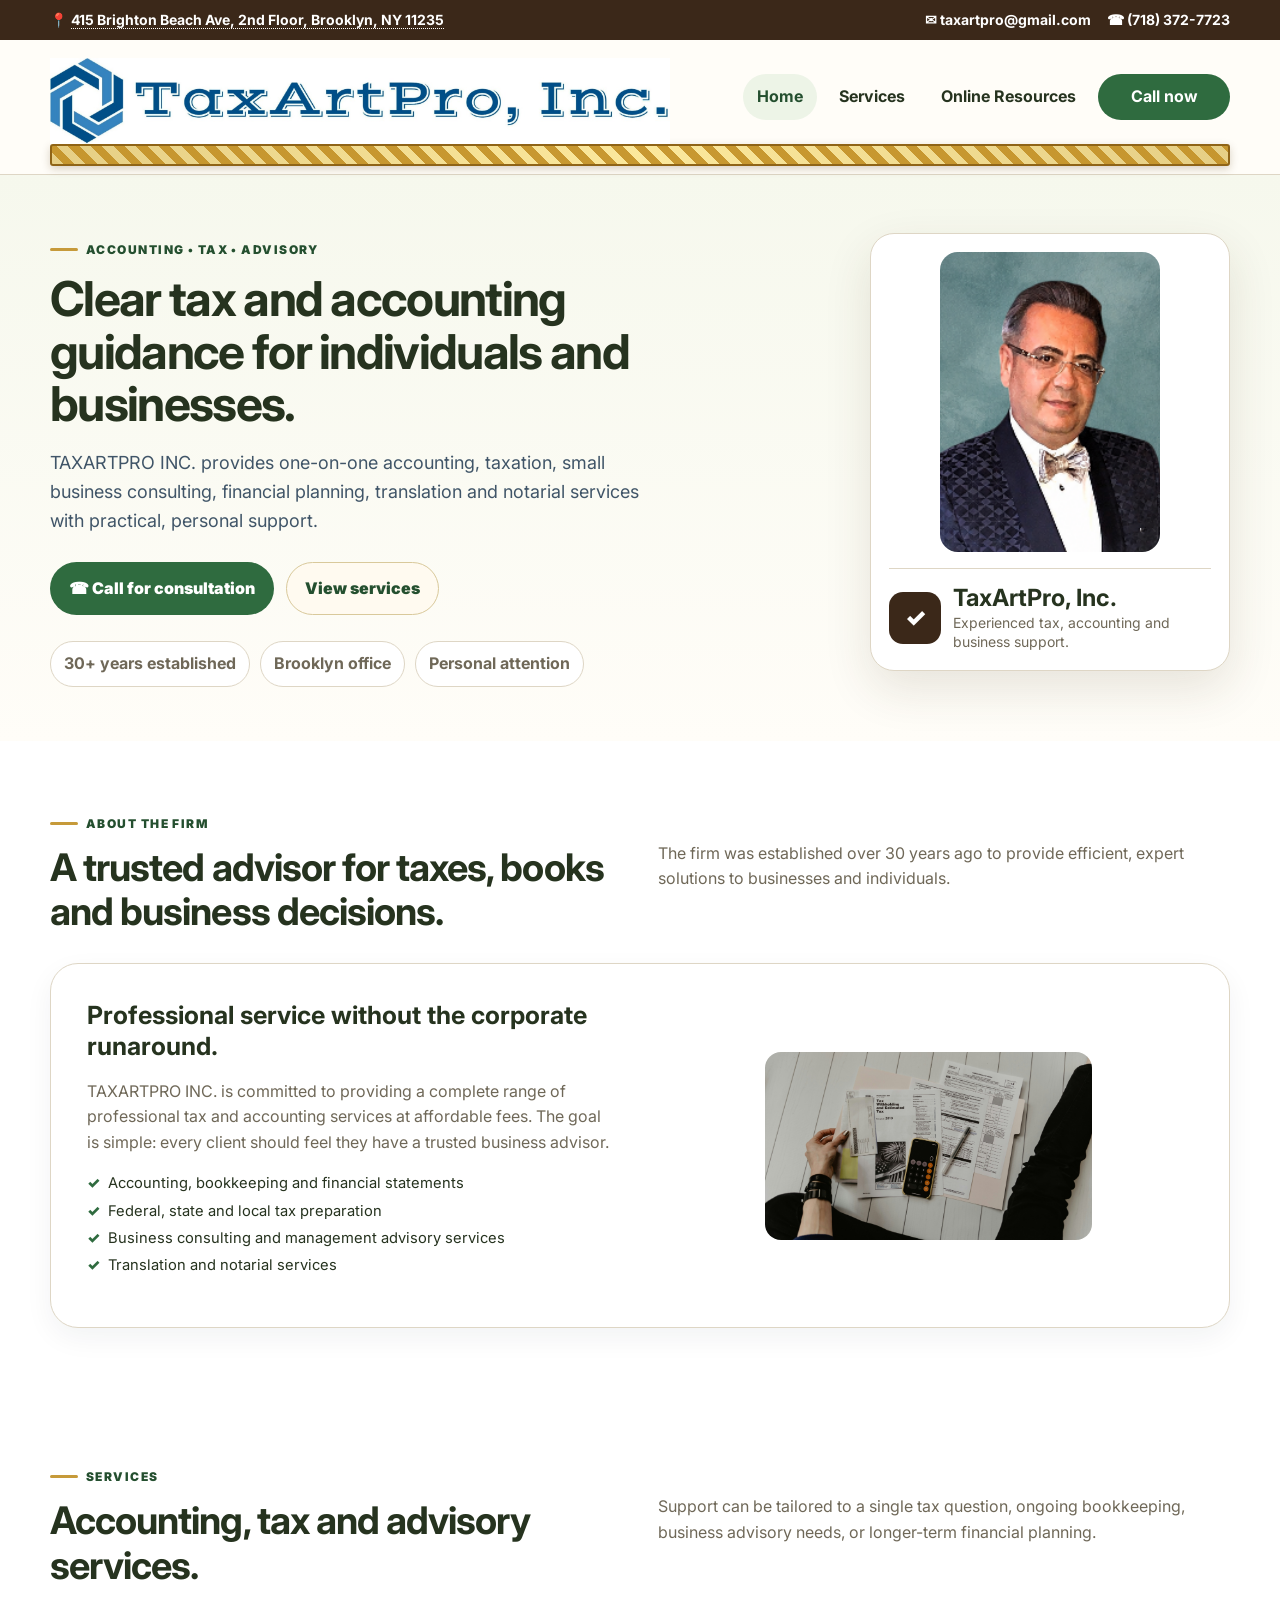
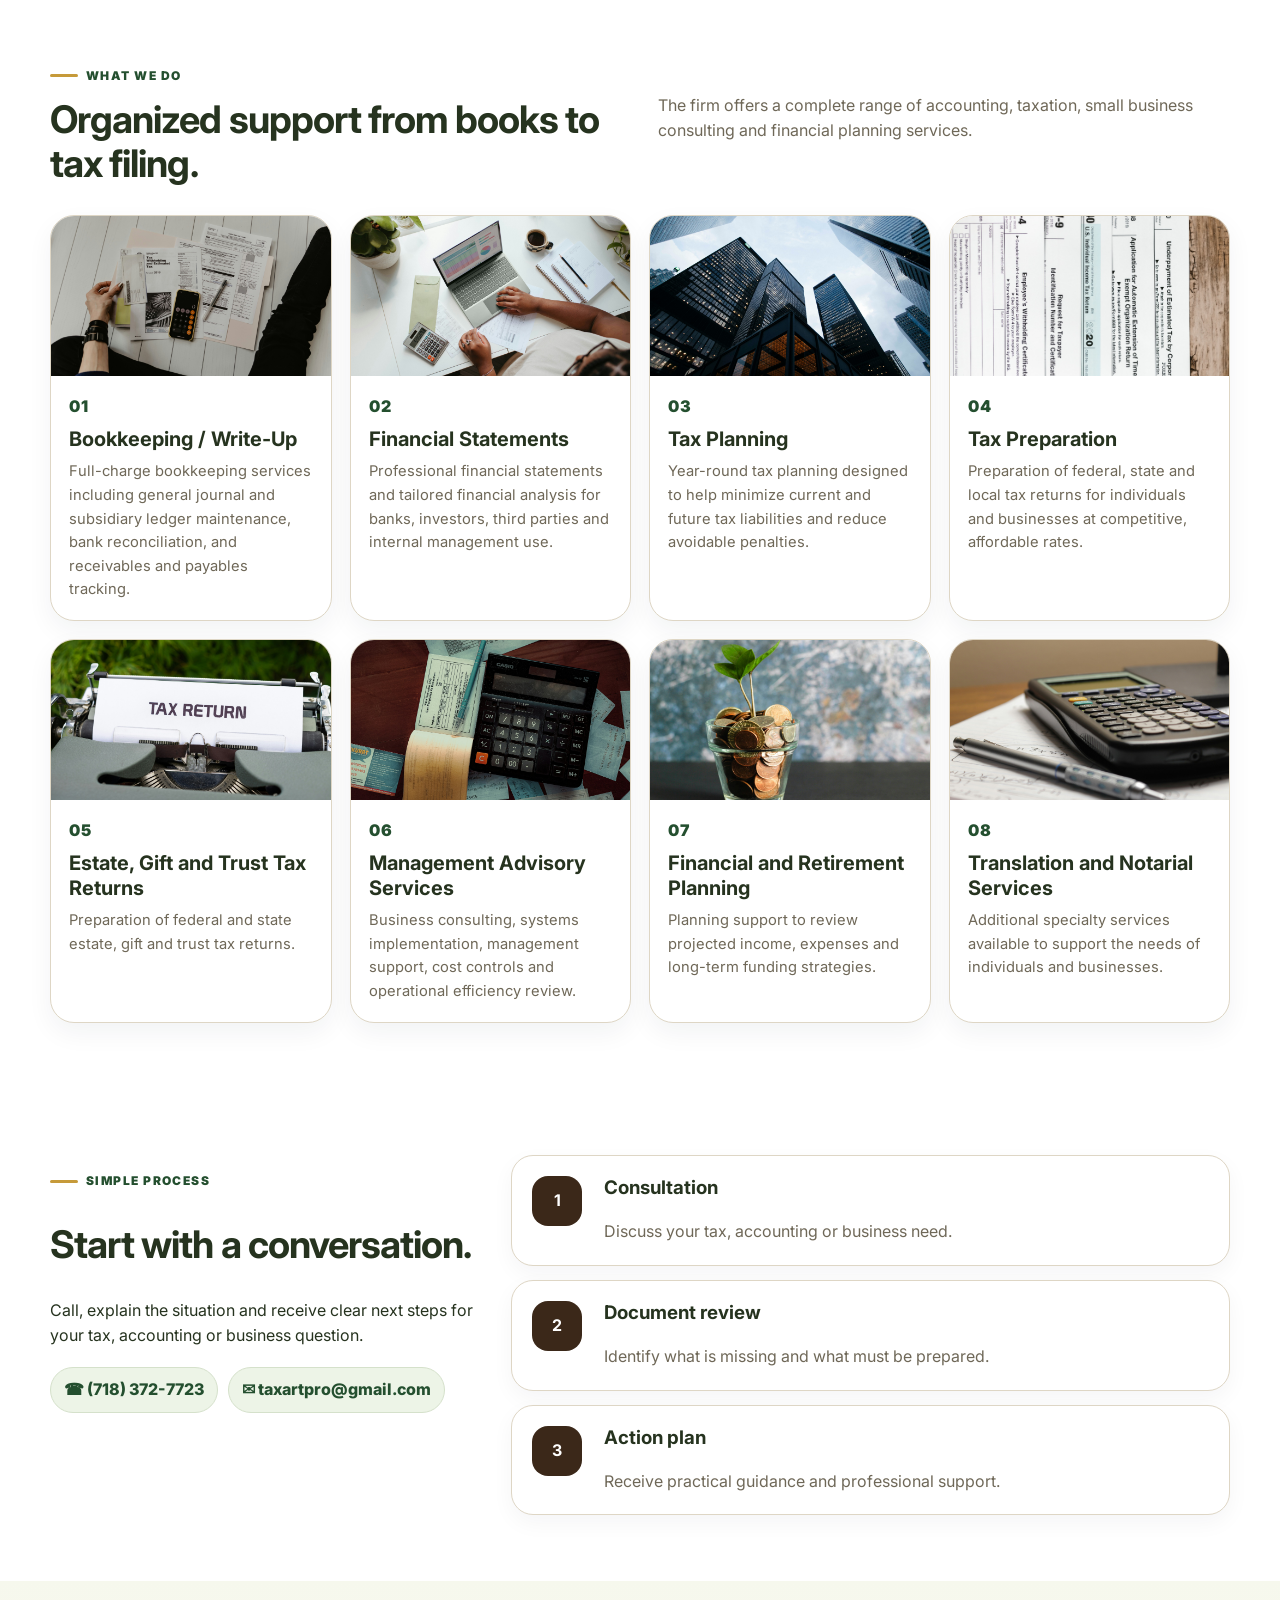
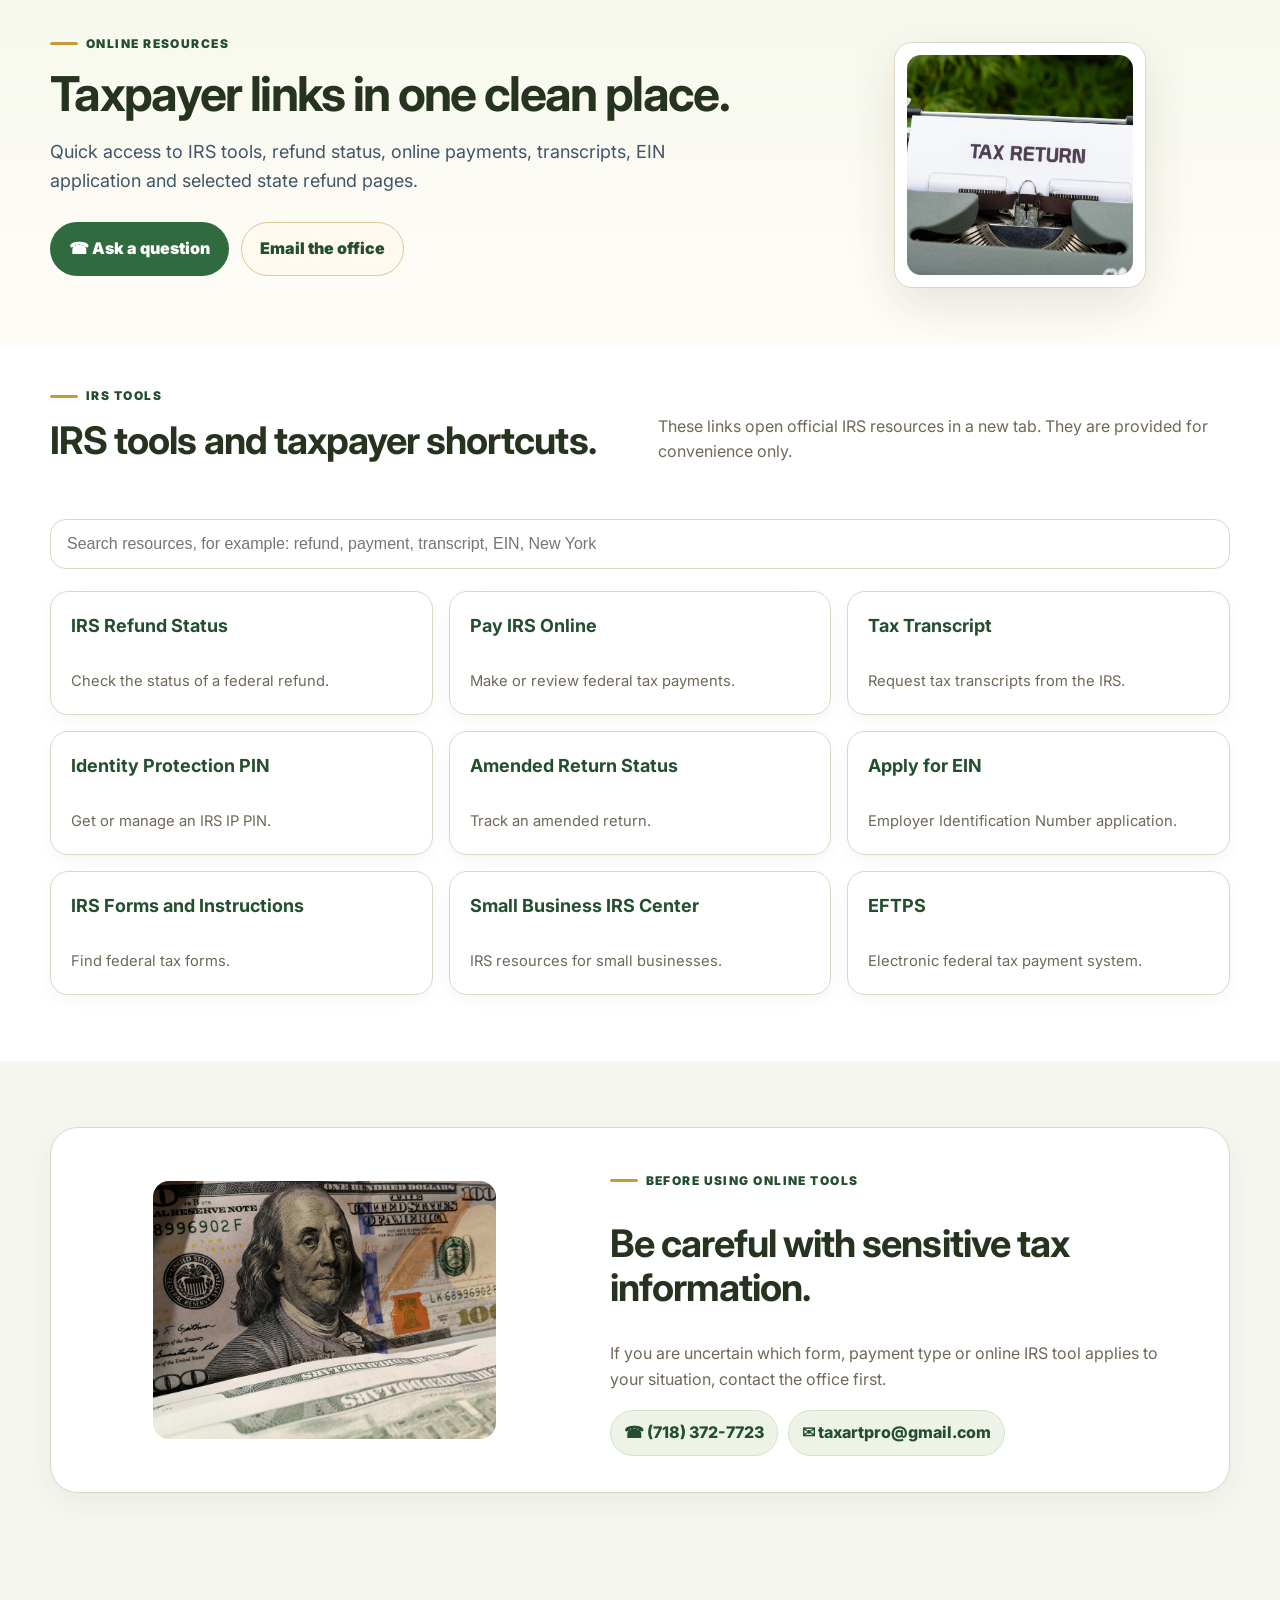
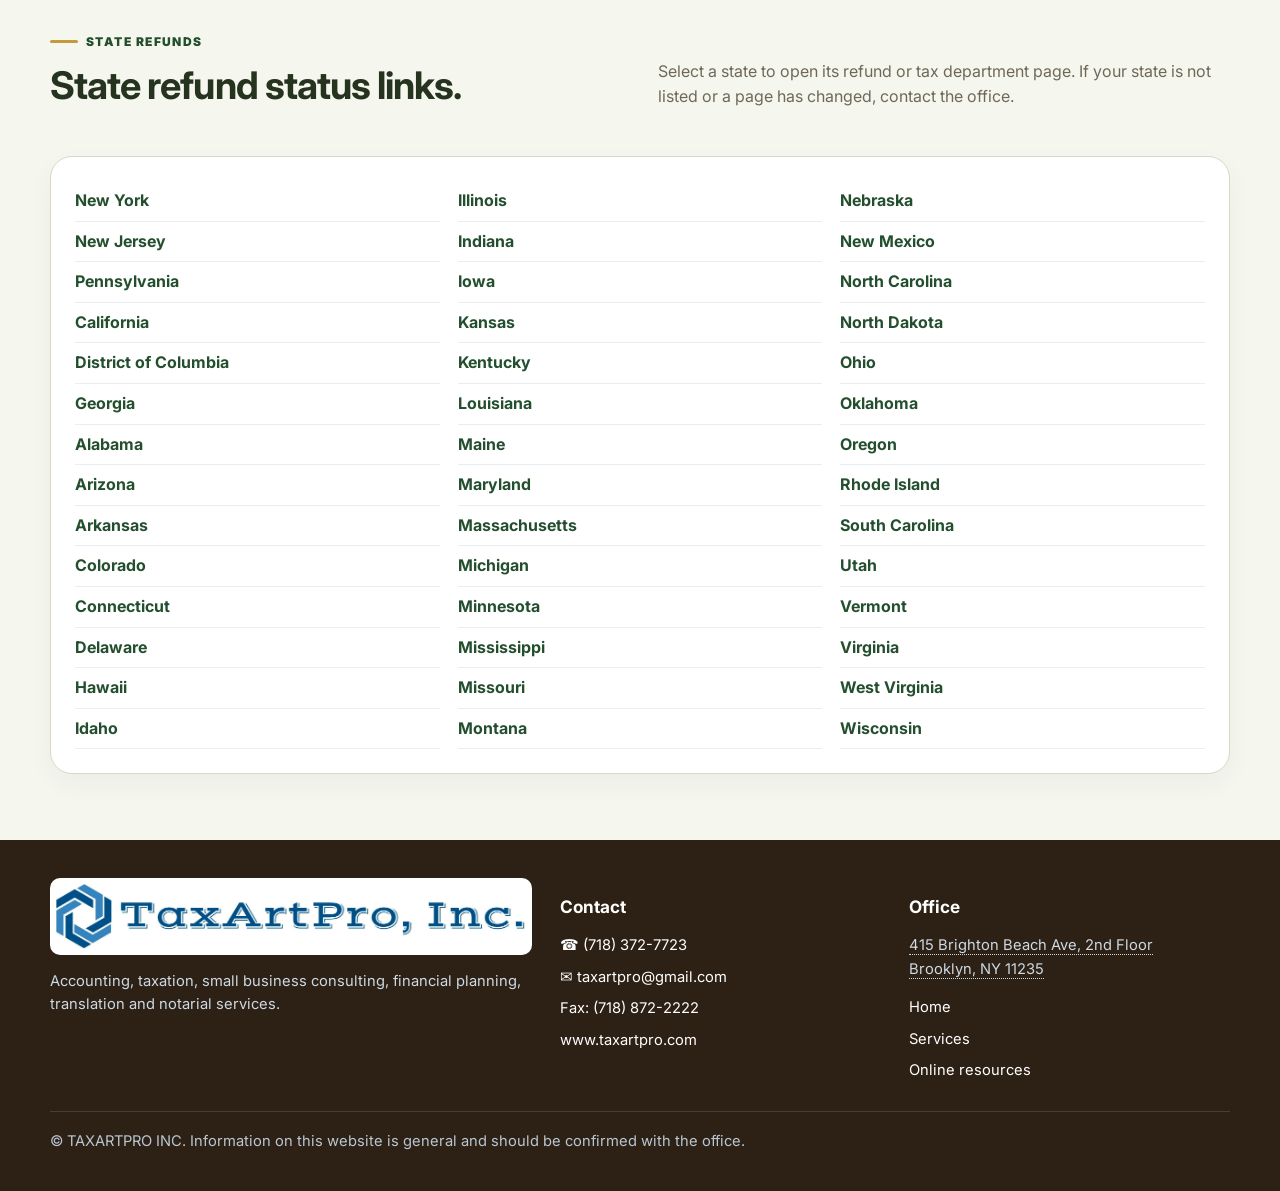
<file: index.html>
<!doctype html>
<html lang="en">
<head>
<meta charset="utf-8">
<meta name="viewport" content="width=device-width, initial-scale=1">
<title>TAXARTPRO INC. | Accounting, Tax & Advisory</title>
<meta name="description" content="Accounting, tax preparation, bookkeeping, consulting and financial planning services in Brooklyn, NY.">
<link rel="preconnect" href="https://fonts.googleapis.com">
<link rel="preconnect" href="https://fonts.gstatic.com" crossorigin>
<link href="https://fonts.googleapis.com/css2?family=Inter:wght@400;500;600;700;800&display=swap" rel="stylesheet">
<link rel="stylesheet" href="assets/css/styles.css">
</head>
<body>
<a class="skip" href="#main">Skip to content</a>
<div class="topbar">
  <div class="container topbar-inner">
    <span>📍 <a class="address-link" href="https://www.google.com/maps/search/?api=1&query=415%20Brighton%20Beach%20Ave%202nd%20Floor%2C%20Brooklyn%2C%20NY%2011235" target="_blank" rel="noopener">415 Brighton Beach Ave, 2nd Floor, Brooklyn, NY 11235</a></span>
    <span class="topbar-links"><a href="mailto:taxartpro@gmail.com">✉ taxartpro@gmail.com</a><a href="tel:+17183727723">☎ (718) 372-7723</a></span>
  </div>
</div>
<header class="header">
  <div class="container nav">
    <a class="logo" href="index.html" aria-label="TaxArtPro home"><img src="assets/img/taxartpro-logo.jpg" alt="TaxArtPro, Inc. logo"><span class="logo-bar" aria-hidden="true"></span></a>
    <button class="menu-toggle" aria-expanded="false">Menu</button>
    <nav class="nav-links" aria-label="Main navigation"><a class="active" href="#home">Home</a><a href="#services">Services</a><a href="#resources">Online Resources</a><a class="call" href="tel:+17183727723">Call now</a></nav>
  </div>
</header>
<main id="main">
<section id="home" class="hero home-hero anchor-section">
  <div class="container hero-grid">
    <div class="hero-copy">
      <span class="eyebrow">Accounting • Tax • Advisory</span>
      <h1>Clear tax and accounting guidance for individuals and businesses.</h1>
      <p class="lead">TAXARTPRO INC. provides one-on-one accounting, taxation, small business consulting, financial planning, translation and notarial services with practical, personal support.</p>
      <div class="actions"><a class="btn primary" href="tel:+17183727723">☎ Call for consultation</a><a class="btn secondary" href="services.html">View services</a></div>
      <div class="trust-row"><span>30+ years established</span><span>Brooklyn office</span><span>Personal attention</span></div>
    </div>
    <aside class="hero-photo-card">
      <img class="main-photo advisor-main-photo" src="assets/img/advisor-igor.png" alt="Igor from TaxArtPro">
      <div class="advisor-strip">
        <div class="advisor-logo-mark">✓</div><div><strong>TaxArtPro, Inc.</strong><span>Experienced tax, accounting and business support.</span></div>
      </div>
    </aside>
  </div>
</section>



<section class="section">
  <div class="container section-title">
    <div><span class="eyebrow">About the firm</span><h2>A trusted advisor for taxes, books and business decisions.</h2></div>
    <p>The firm was established over 30 years ago to provide efficient, expert solutions to businesses and individuals.</p>
  </div>
  <div class="container split-card">
    <div class="card-content">
      <h3>Professional service without the corporate runaround.</h3>
      <p>TAXARTPRO INC. is committed to providing a complete range of professional tax and accounting services at affordable fees. The goal is simple: every client should feel they have a trusted business advisor.</p>
      <ul class="checklist"><li>Accounting, bookkeeping and financial statements</li><li>Federal, state and local tax preparation</li><li>Business consulting and management advisory services</li><li>Translation and notarial services</li></ul>
    </div>
    <img class="section-photo" src="assets/img/photos/home-about.jpg" alt="Tax documents and calculator on a desk">
  </div>
</section>


<section id="services" class="section anchor-section">
  <div class="container section-title">
    <div><span class="eyebrow">Services</span><h2>Accounting, tax and advisory services.</h2></div>
    <p>Support can be tailored to a single tax question, ongoing bookkeeping, business advisory needs, or longer-term financial planning.</p>
  </div>
</section>
<section class="section"><div class="container section-title"><div><span class="eyebrow">What we do</span><h2>Organized support from books to tax filing.</h2></div><p>The firm offers a complete range of accounting, taxation, small business consulting and financial planning services.</p></div>
<div class="container service-detail-grid">
<article class="detail-card" id="bookkeeping"><img src="assets/img/photos/services-bookkeeping.jpg" alt="Bookkeeping documents and calculator"><span>01</span><h3>Bookkeeping / Write-Up</h3><p>Full-charge bookkeeping services including general journal and subsidiary ledger maintenance, bank reconciliation, and receivables and payables tracking.</p></article>
<article class="detail-card"><img src="assets/img/photos/services-statements.jpg" alt="Financial dashboard and reporting"><span>02</span><h3>Financial Statements</h3><p>Professional financial statements and tailored financial analysis for banks, investors, third parties and internal management use.</p></article>
<article class="detail-card"><img src="assets/img/photos/services-tax-planning.jpg" alt="Tax return documents"><span>03</span><h3>Tax Planning</h3><p>Year-round tax planning designed to help minimize current and future tax liabilities and reduce avoidable penalties.</p></article>
<article class="detail-card" id="tax-prep"><img src="assets/img/photos/services-tax-prep.jpg" alt="Tax time note on tax forms"><span>04</span><h3>Tax Preparation</h3><p>Preparation of federal, state and local tax returns for individuals and businesses at competitive, affordable rates.</p></article>
<article class="detail-card"><img src="assets/img/photos/services-estate.jpg" alt="Tax paperwork and calculator"><span>05</span><h3>Estate, Gift and Trust Tax Returns</h3><p>Preparation of federal and state estate, gift and trust tax returns.</p></article>
<article class="detail-card"><img src="assets/img/photos/services-management.jpg" alt="Professional office buildings"><span>06</span><h3>Management Advisory Services</h3><p>Business consulting, systems implementation, management support, cost controls and operational efficiency review.</p></article>
<article class="detail-card" id="planning"><img src="assets/img/photos/services-financial-planning.jpg" alt="Plant growing from coins"><span>07</span><h3>Financial and Retirement Planning</h3><p>Planning support to review projected income, expenses and long-term funding strategies.</p></article>
<article class="detail-card"><img src="assets/img/photos/services-specialty.jpg" alt="Calculator close-up"><span>08</span><h3>Translation and Notarial Services</h3><p>Additional specialty services available to support the needs of individuals and businesses.</p></article>
</div></section>


<section class="section">
  <div class="container process-card">
    <div>
      <span class="eyebrow">Simple process</span><h2>Start with a conversation.</h2><p>Call, explain the situation and receive clear next steps for your tax, accounting or business question.</p>
      <div class="contact-inline"><a href="tel:+17183727723">☎ (718) 372-7723</a><a href="mailto:taxartpro@gmail.com">✉ taxartpro@gmail.com</a></div>
    </div>
    <div class="steps"><div><strong>1</strong><h3>Consultation</h3><p>Discuss your tax, accounting or business need.</p></div><div><strong>2</strong><h3>Document review</h3><p>Identify what is missing and what must be prepared.</p></div><div><strong>3</strong><h3>Action plan</h3><p>Receive practical guidance and professional support.</p></div></div>
  </div>
</section>


<section id="resources" class="hero compact-hero anchor-section">
  <div class="container hero-grid">
    <div>
      <span class="eyebrow">Online resources</span>
      <h1>Taxpayer links in one clean place.</h1>
      <p class="lead">Quick access to IRS tools, refund status, online payments, transcripts, EIN application and selected state refund pages.</p>
      <div class="actions"><a class="btn primary" href="tel:+17183727723">☎ Ask a question</a><a class="btn secondary" href="mailto:taxartpro@gmail.com">Email the office</a></div>
    </div>
    <div class="hero-photo-card small"><img class="main-photo" src="assets/img/photos/resources-hero.jpg" alt="Tax forms and documents"></div>
  </div>
</section>
<section class="section"><div class="container section-title"><div><span class="eyebrow">IRS tools</span><h2>IRS tools and taxpayer shortcuts.</h2></div><p>These links open official IRS resources in a new tab. They are provided for convenience only.</p></div><div class="container"><input id="resourceSearch" class="resource-search" type="search" placeholder="Search resources, for example: refund, payment, transcript, EIN, New York"></div><div class="container resource-grid">
<a data-resource class="resource-card" href="https://www.irs.gov/refunds" target="_blank" rel="noopener"><strong>IRS Refund Status</strong><span>Check the status of a federal refund.</span></a>
<a data-resource class="resource-card" href="https://www.irs.gov/payments" target="_blank" rel="noopener"><strong>Pay IRS Online</strong><span>Make or review federal tax payments.</span></a>
<a data-resource class="resource-card" href="https://www.irs.gov/individuals/get-transcript" target="_blank" rel="noopener"><strong>Tax Transcript</strong><span>Request tax transcripts from the IRS.</span></a>
<a data-resource class="resource-card" href="https://www.irs.gov/individuals/get-an-identity-protection-pin" target="_blank" rel="noopener"><strong>Identity Protection PIN</strong><span>Get or manage an IRS IP PIN.</span></a>
<a data-resource class="resource-card" href="https://www.irs.gov/filing/wheres-my-amended-return" target="_blank" rel="noopener"><strong>Amended Return Status</strong><span>Track an amended return.</span></a>
<a data-resource class="resource-card" href="https://www.irs.gov/businesses/small-businesses-self-employed/apply-for-an-employer-identification-number-ein-online" target="_blank" rel="noopener"><strong>Apply for EIN</strong><span>Employer Identification Number application.</span></a>
<a data-resource class="resource-card" href="https://www.irs.gov/forms-instructions" target="_blank" rel="noopener"><strong>IRS Forms and Instructions</strong><span>Find federal tax forms.</span></a>
<a data-resource class="resource-card" href="https://www.irs.gov/businesses/small-businesses-self-employed" target="_blank" rel="noopener"><strong>Small Business IRS Center</strong><span>IRS resources for small businesses.</span></a>
<a data-resource class="resource-card" href="https://www.eftps.gov/eftps/" target="_blank" rel="noopener"><strong>EFTPS</strong><span>Electronic federal tax payment system.</span></a>
</div></section>
<section class="section soft"><div class="container split-card image-left"><img class="section-photo" src="assets/img/photos/resources-tools.jpg" alt="Tax documents and coins"><div class="card-content"><span class="eyebrow">Before using online tools</span><h2>Be careful with sensitive tax information.</h2><p>If you are uncertain which form, payment type or online IRS tool applies to your situation, contact the office first.</p><div class="contact-inline"><a href="tel:+17183727723">☎ (718) 372-7723</a><a href="mailto:taxartpro@gmail.com">✉ taxartpro@gmail.com</a></div></div></div></section>
<section class="section soft"><div class="container section-title"><div><span class="eyebrow">State refunds</span><h2>State refund status links.</h2></div><p>Select a state to open its refund or tax department page. If your state is not listed or a page has changed, contact the office.</p></div><div class="container card"><div class="state-grid">
<a data-resource href="https://www.tax.ny.gov/pit/file/refund.htm" target="_blank" rel="noopener">New York</a>
<a data-resource href="https://www.nj.gov/treasury/taxation/checkrefundstatus.shtml" target="_blank" rel="noopener">New Jersey</a>
<a data-resource href="https://www.revenue.pa.gov/OnlineServices/PersonalIncomeTaxe-Services/Pages/Where's-My-Income-Tax-Refund.aspx" target="_blank" rel="noopener">Pennsylvania</a>
<a data-resource href="https://www.ftb.ca.gov/refund/index.asp" target="_blank" rel="noopener">California</a>
<a data-resource href="https://mytax.dc.gov/_/#1" target="_blank" rel="noopener">District of Columbia</a>
<a data-resource href="https://dor.georgia.gov/wheres-my-refund" target="_blank" rel="noopener">Georgia</a>
<a data-resource href="https://www.revenue.alabama.gov/individual-corporate/wheres-my-refund/" target="_blank" rel="noopener">Alabama</a>
<a data-resource href="https://aztaxes.gov/Home/CheckRefund" target="_blank" rel="noopener">Arizona</a>
<a data-resource href="https://atap.arkansas.gov/_/" target="_blank" rel="noopener">Arkansas</a>
<a data-resource href="https://tax.colorado.gov/where-is-my-refund" target="_blank" rel="noopener">Colorado</a>
<a data-resource href="https://drs.ct.gov/eservices/_/#1" target="_blank" rel="noopener">Connecticut</a>
<a data-resource href="https://dorweb.revenue.delaware.gov/scripts/refinq/refinq.dll" target="_blank" rel="noopener">Delaware</a>
<a data-resource href="https://tax.hawaii.gov/individuals/refunds/" target="_blank" rel="noopener">Hawaii</a>
<a data-resource href="https://tax.idaho.gov/i-1187.cfm" target="_blank" rel="noopener">Idaho</a>
<a data-resource href="https://mytax.illinois.gov/_/#1" target="_blank" rel="noopener">Illinois</a>
<a data-resource href="https://www.in.gov/dor/individual-income-taxes/check-the-status-of-your-refund/" target="_blank" rel="noopener">Indiana</a>
<a data-resource href="https://tax.iowa.gov/wheres-my-refund" target="_blank" rel="noopener">Iowa</a>
<a data-resource href="https://www.kdor.ks.gov/Apps/kcsc/increfundstatus.aspx" target="_blank" rel="noopener">Kansas</a>
<a data-resource href="https://refund.ky.gov/" target="_blank" rel="noopener">Kentucky</a>
<a data-resource href="https://revenue.louisiana.gov/refundstatus" target="_blank" rel="noopener">Louisiana</a>
<a data-resource href="https://portal.maine.gov/refundstatus/refund" target="_blank" rel="noopener">Maine</a>
<a data-resource href="https://interactive.marylandtaxes.gov/INDIV/refundstatus/home.aspx" target="_blank" rel="noopener">Maryland</a>
<a data-resource href="https://mtc.dor.state.ma.us/mtc/_/#1" target="_blank" rel="noopener">Massachusetts</a>
<a data-resource href="https://www.michigan.gov/taxes/iit/refund" target="_blank" rel="noopener">Michigan</a>
<a data-resource href="https://www.revenue.state.mn.us/wheres-my-refund" target="_blank" rel="noopener">Minnesota</a>
<a data-resource href="https://www.dor.ms.gov/tag/wheres-my-refund" target="_blank" rel="noopener">Mississippi</a>
<a data-resource href="https://mytax.mo.gov/rptp/portal/home/return-tracker" target="_blank" rel="noopener">Missouri</a>
<a data-resource href="https://mtrevenue.gov/taxes/individual-income-tax/refund-status/" target="_blank" rel="noopener">Montana</a>
<a data-resource href="https://revenue.nebraska.gov/individuals/refund-information" target="_blank" rel="noopener">Nebraska</a>
<a data-resource href="https://tap.state.nm.us/tap/_/#1" target="_blank" rel="noopener">New Mexico</a>
<a data-resource href="https://www.ncdor.gov/file-pay/refund-process" target="_blank" rel="noopener">North Carolina</a>
<a data-resource href="https://www.tax.nd.gov/individual/refund" target="_blank" rel="noopener">North Dakota</a>
<a data-resource href="https://tax.ohio.gov/individual/refund-status" target="_blank" rel="noopener">Ohio</a>
<a data-resource href="https://oktap.tax.ok.gov/oktap/web/_/" target="_blank" rel="noopener">Oklahoma</a>
<a data-resource href="https://www.oregon.gov/dor/programs/individuals/Pages/refund.aspx" target="_blank" rel="noopener">Oregon</a>
<a data-resource href="https://tax.ri.gov/refund-status" target="_blank" rel="noopener">Rhode Island</a>
<a data-resource href="https://dor.sc.gov/refund" target="_blank" rel="noopener">South Carolina</a>
<a data-resource href="https://tax.utah.gov/refund" target="_blank" rel="noopener">Utah</a>
<a data-resource href="https://myvtax.vermont.gov/_/#1" target="_blank" rel="noopener">Vermont</a>
<a data-resource href="https://www.individual.tax.virginia.gov/IOP/#/refund/retrieve" target="_blank" rel="noopener">Virginia</a>
<a data-resource href="https://mytaxes.wvtax.gov/_/#1" target="_blank" rel="noopener">West Virginia</a>
<a data-resource href="https://www.revenue.wi.gov/Pages/Apps/TaxReturnStatus.aspx" target="_blank" rel="noopener">Wisconsin</a>
</div></div></section>


</main>
<footer class="footer">
  <div class="container footer-grid">
    <div><img src="assets/img/taxartpro-logo.jpg" alt="TaxArtPro, Inc. logo"><p>Accounting, taxation, small business consulting, financial planning, translation and notarial services.</p></div>
    <div><h3>Contact</h3><div class="footer-links"><a href="tel:+17183727723">☎ (718) 372-7723</a><a href="mailto:taxartpro@gmail.com">✉ taxartpro@gmail.com</a><span>Fax: (718) 872-2222</span><a href="https://www.taxartpro.com" target="_blank" rel="noopener">www.taxartpro.com</a></div></div>
    <div><h3>Office</h3><p><a class="address-link" href="https://www.google.com/maps/search/?api=1&query=415%20Brighton%20Beach%20Ave%202nd%20Floor%2C%20Brooklyn%2C%20NY%2011235" target="_blank" rel="noopener">415 Brighton Beach Ave, 2nd Floor<br>Brooklyn, NY 11235</a></p><div class="footer-links"><a href="#home">Home</a><a href="#services">Services</a><a href="#resources">Online resources</a></div></div>
  </div>
  <div class="container fine">© TAXARTPRO INC. Information on this website is general and should be confirmed with the office.</div>
</footer>
<script src="assets/js/main.js"></script>
</body>
</html>
</file>
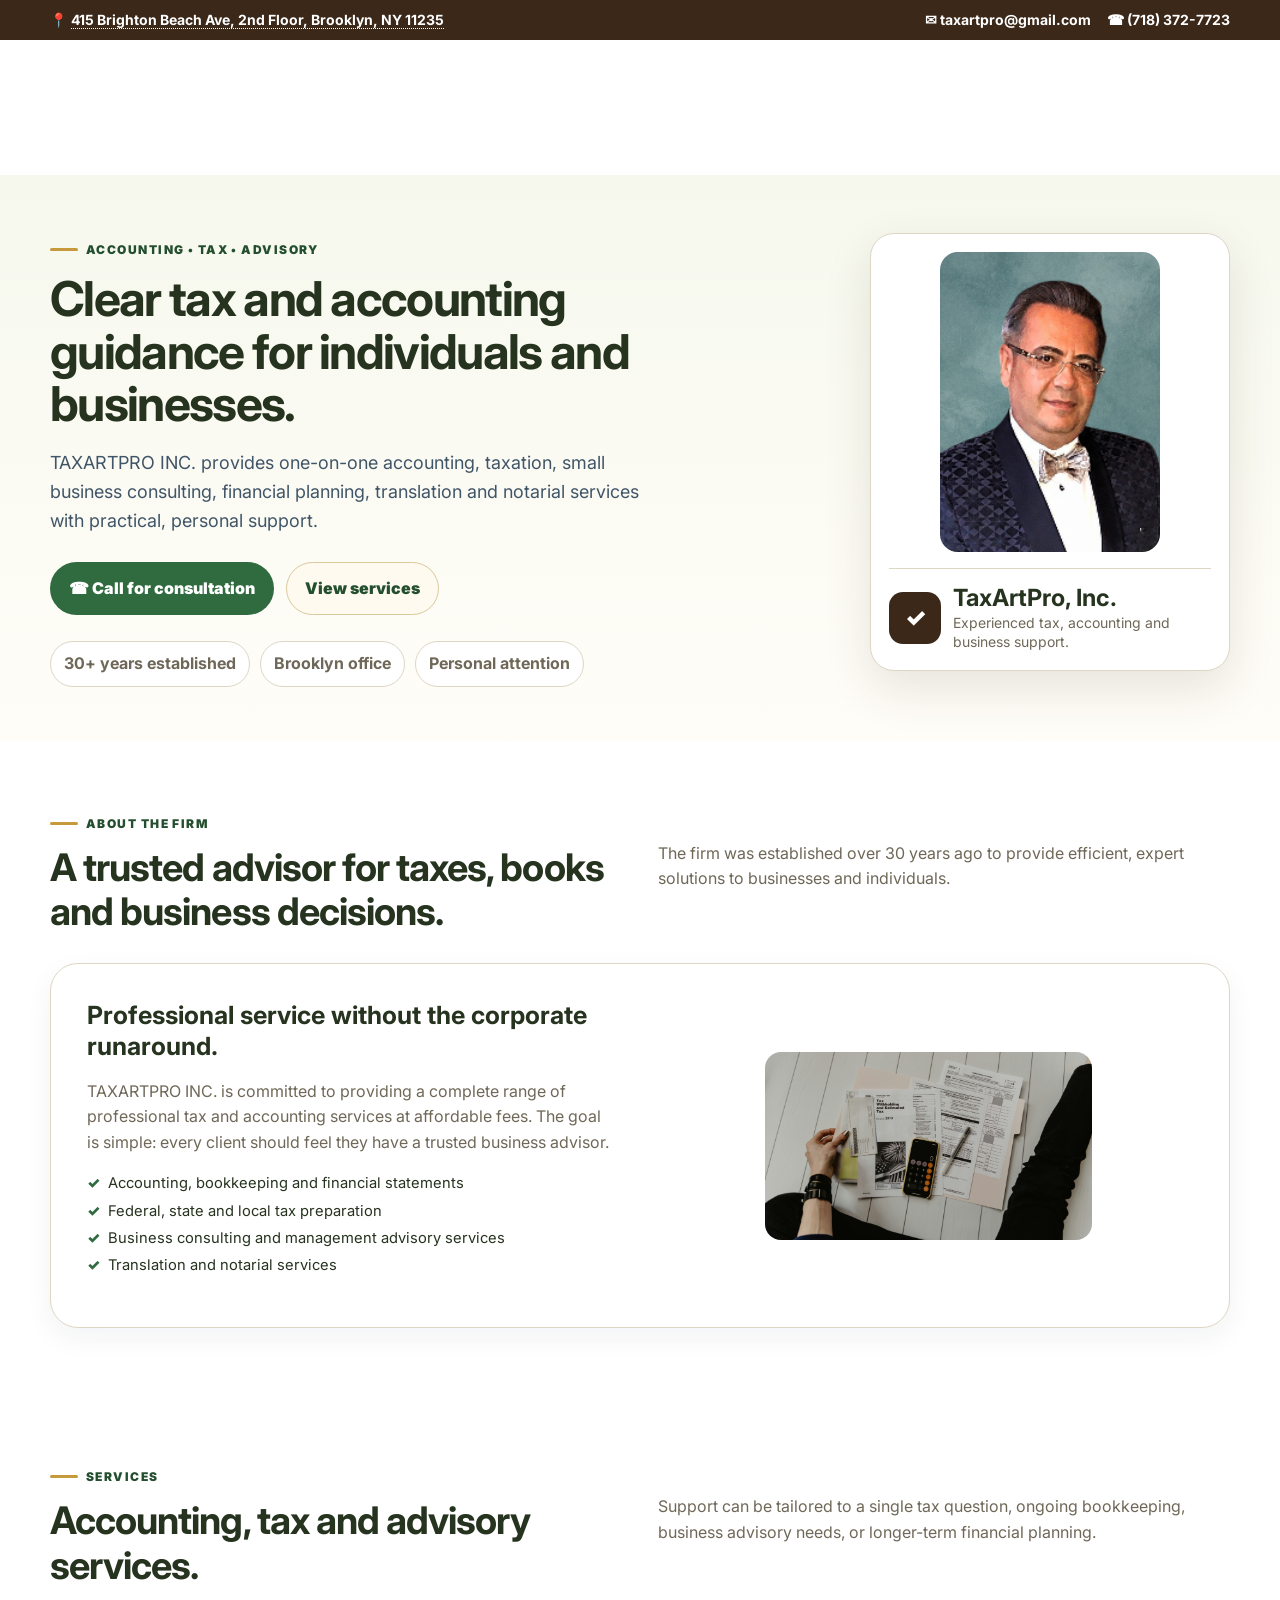
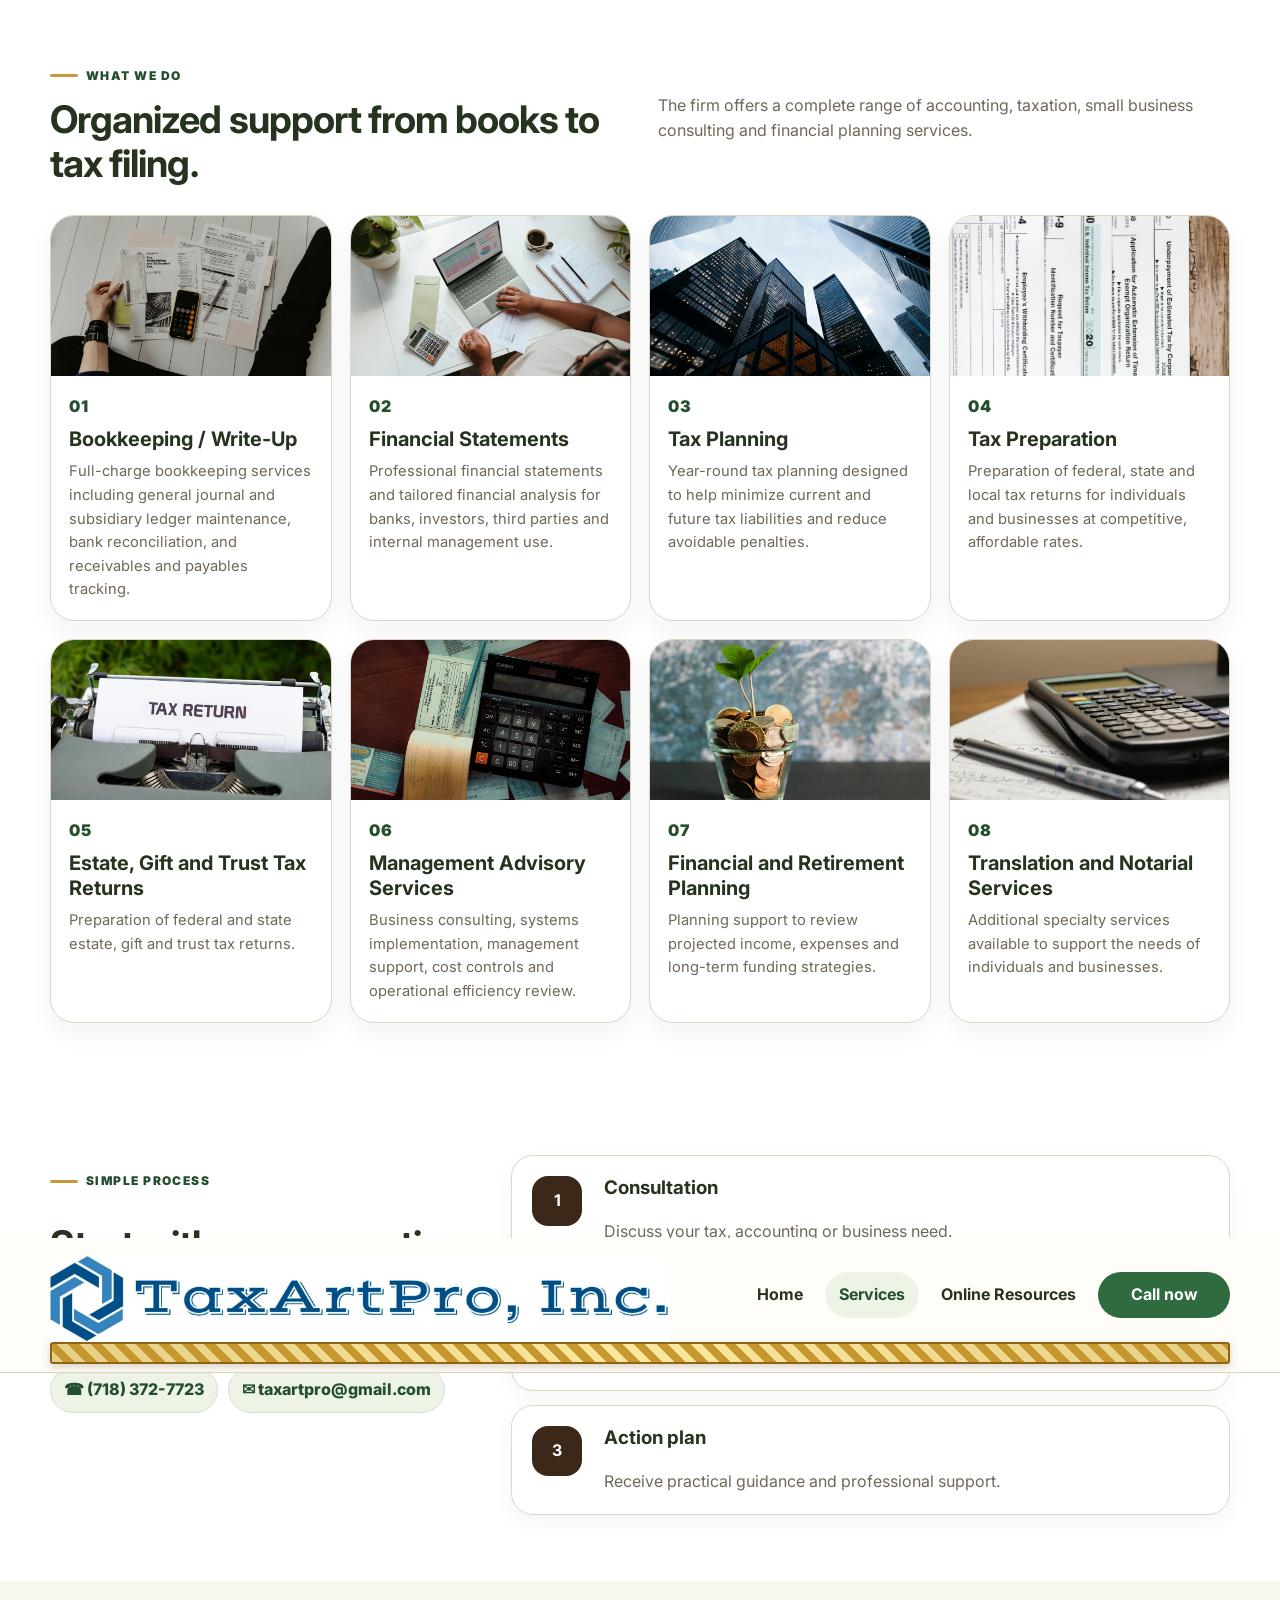
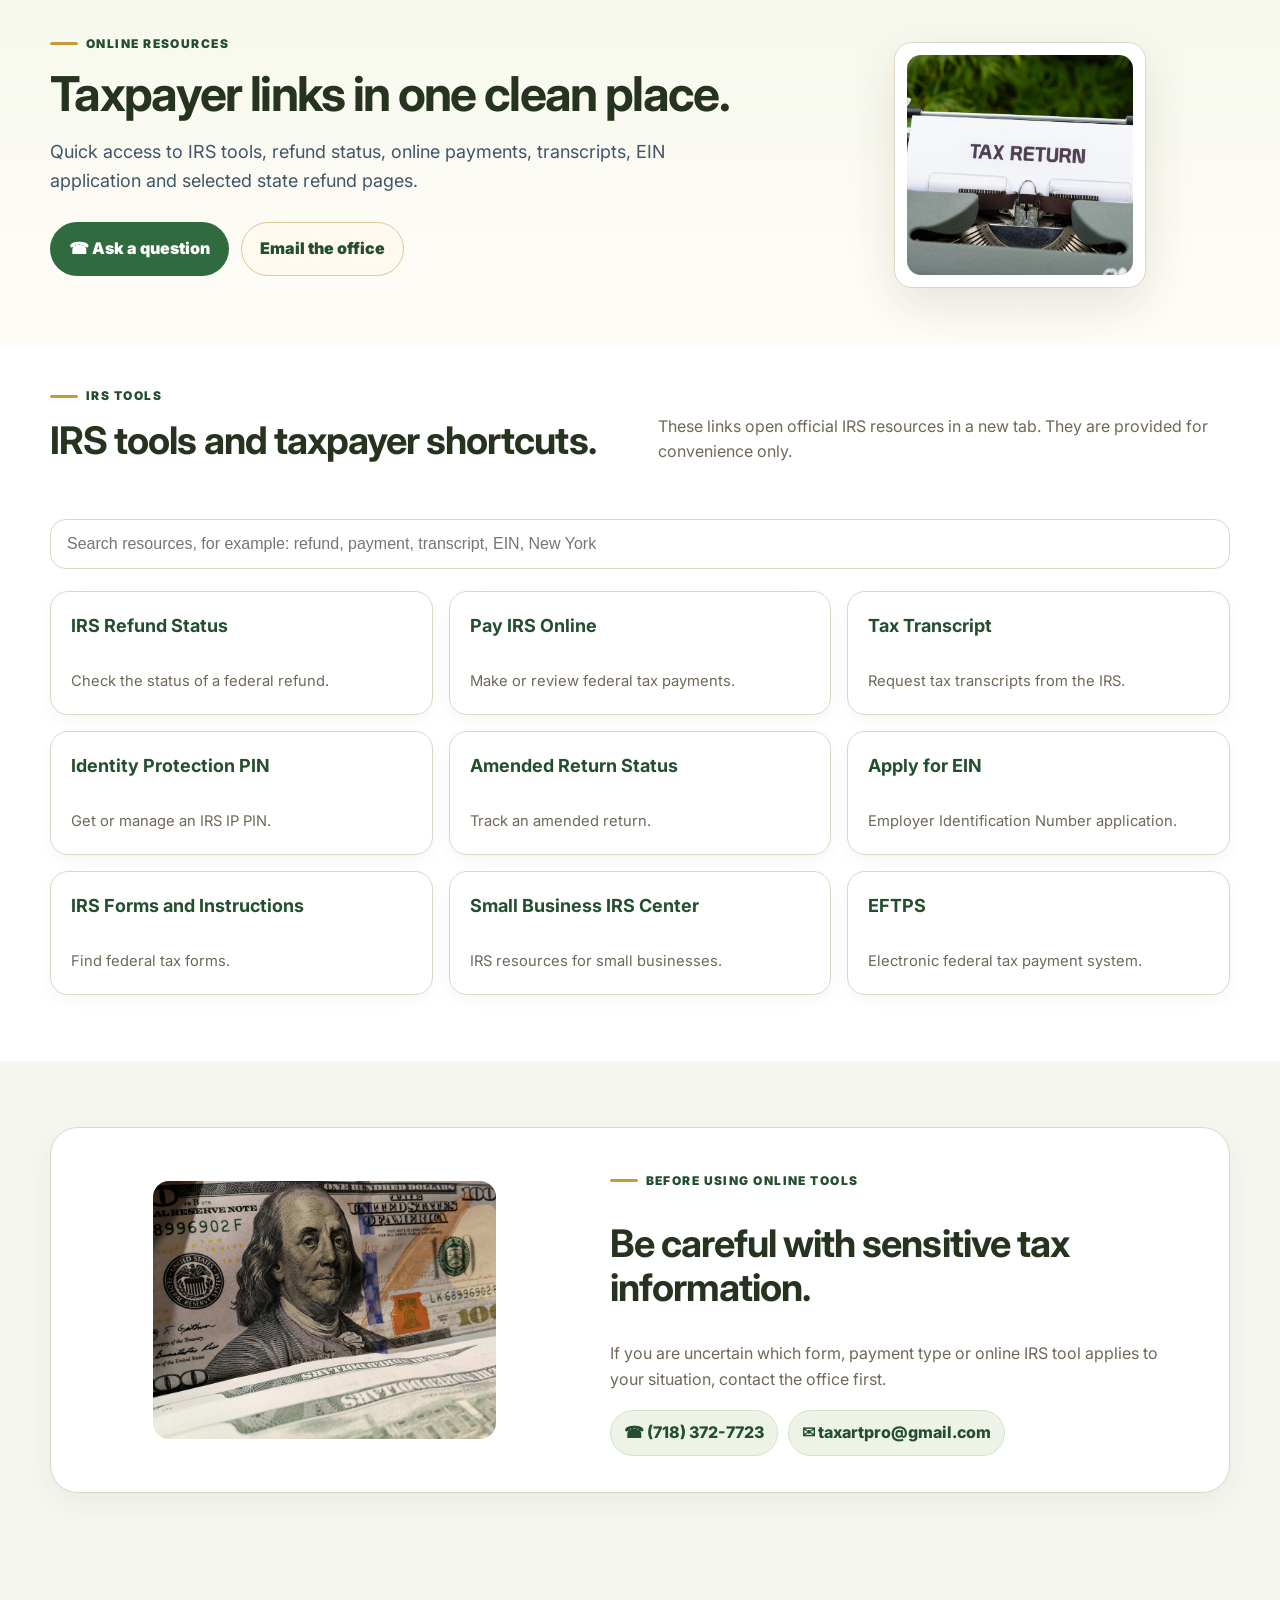
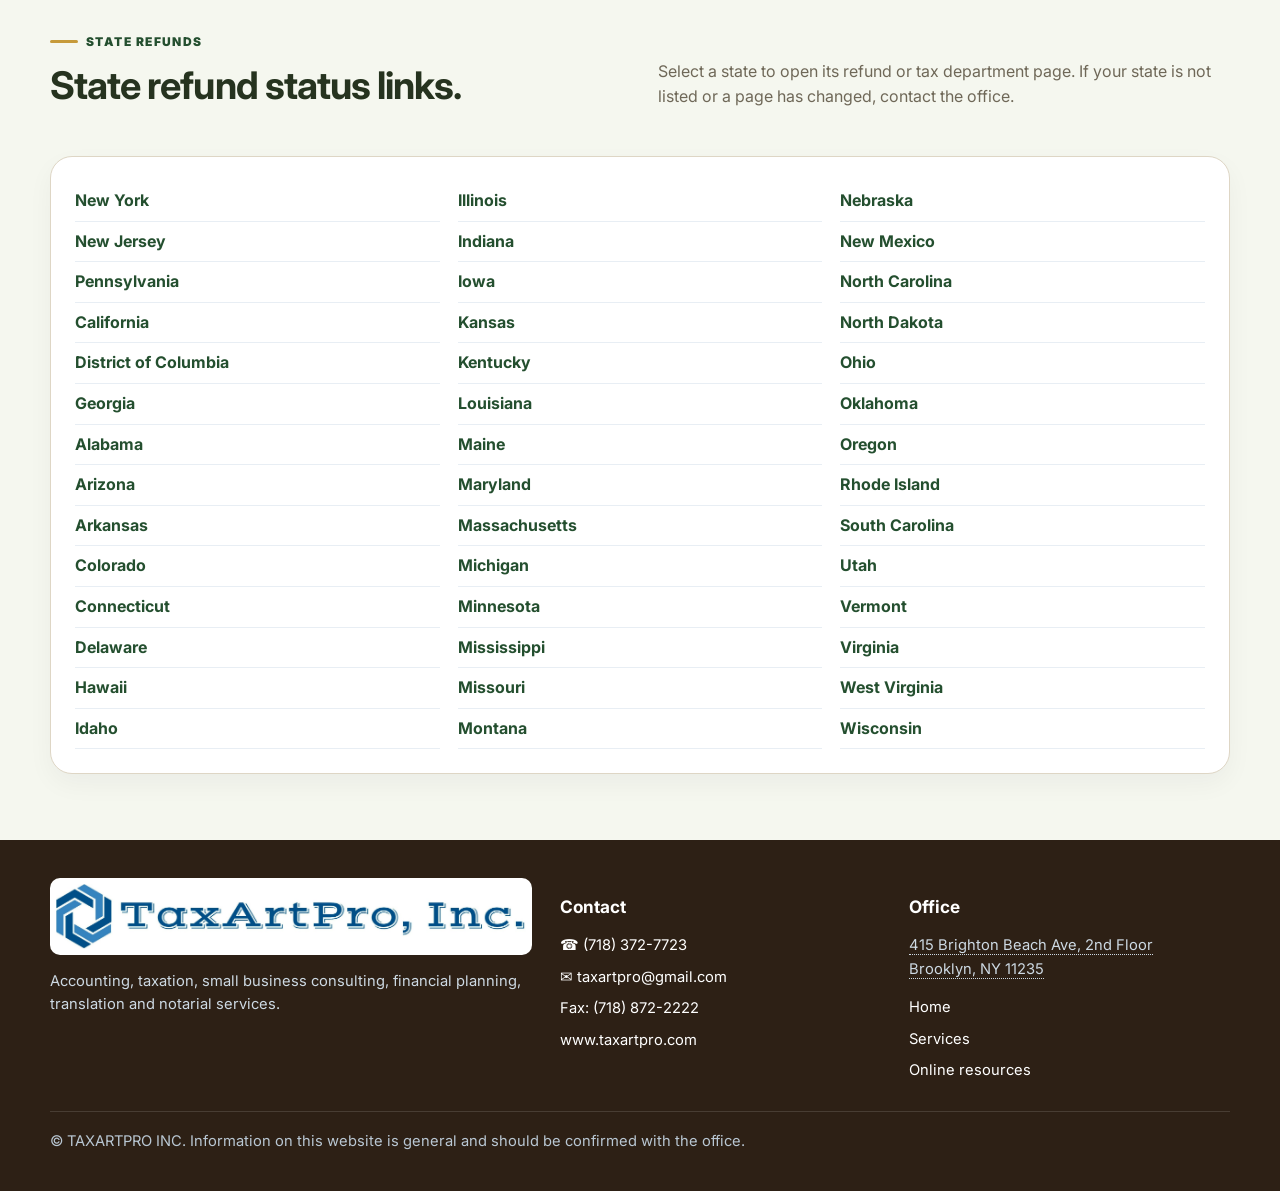
<file: resources.html>
<!doctype html>
<html lang="en">
<head>
<meta charset="utf-8">
<meta http-equiv="refresh" content="0; url=index.html#resources">
<title>Redirecting | TAXARTPRO INC.</title>
<link rel="canonical" href="index.html#resources">
</head>
<body>
<p>Redirecting to <a href="index.html#resources">TAXARTPRO INC.</a></p>
</body>
</html>
</file>
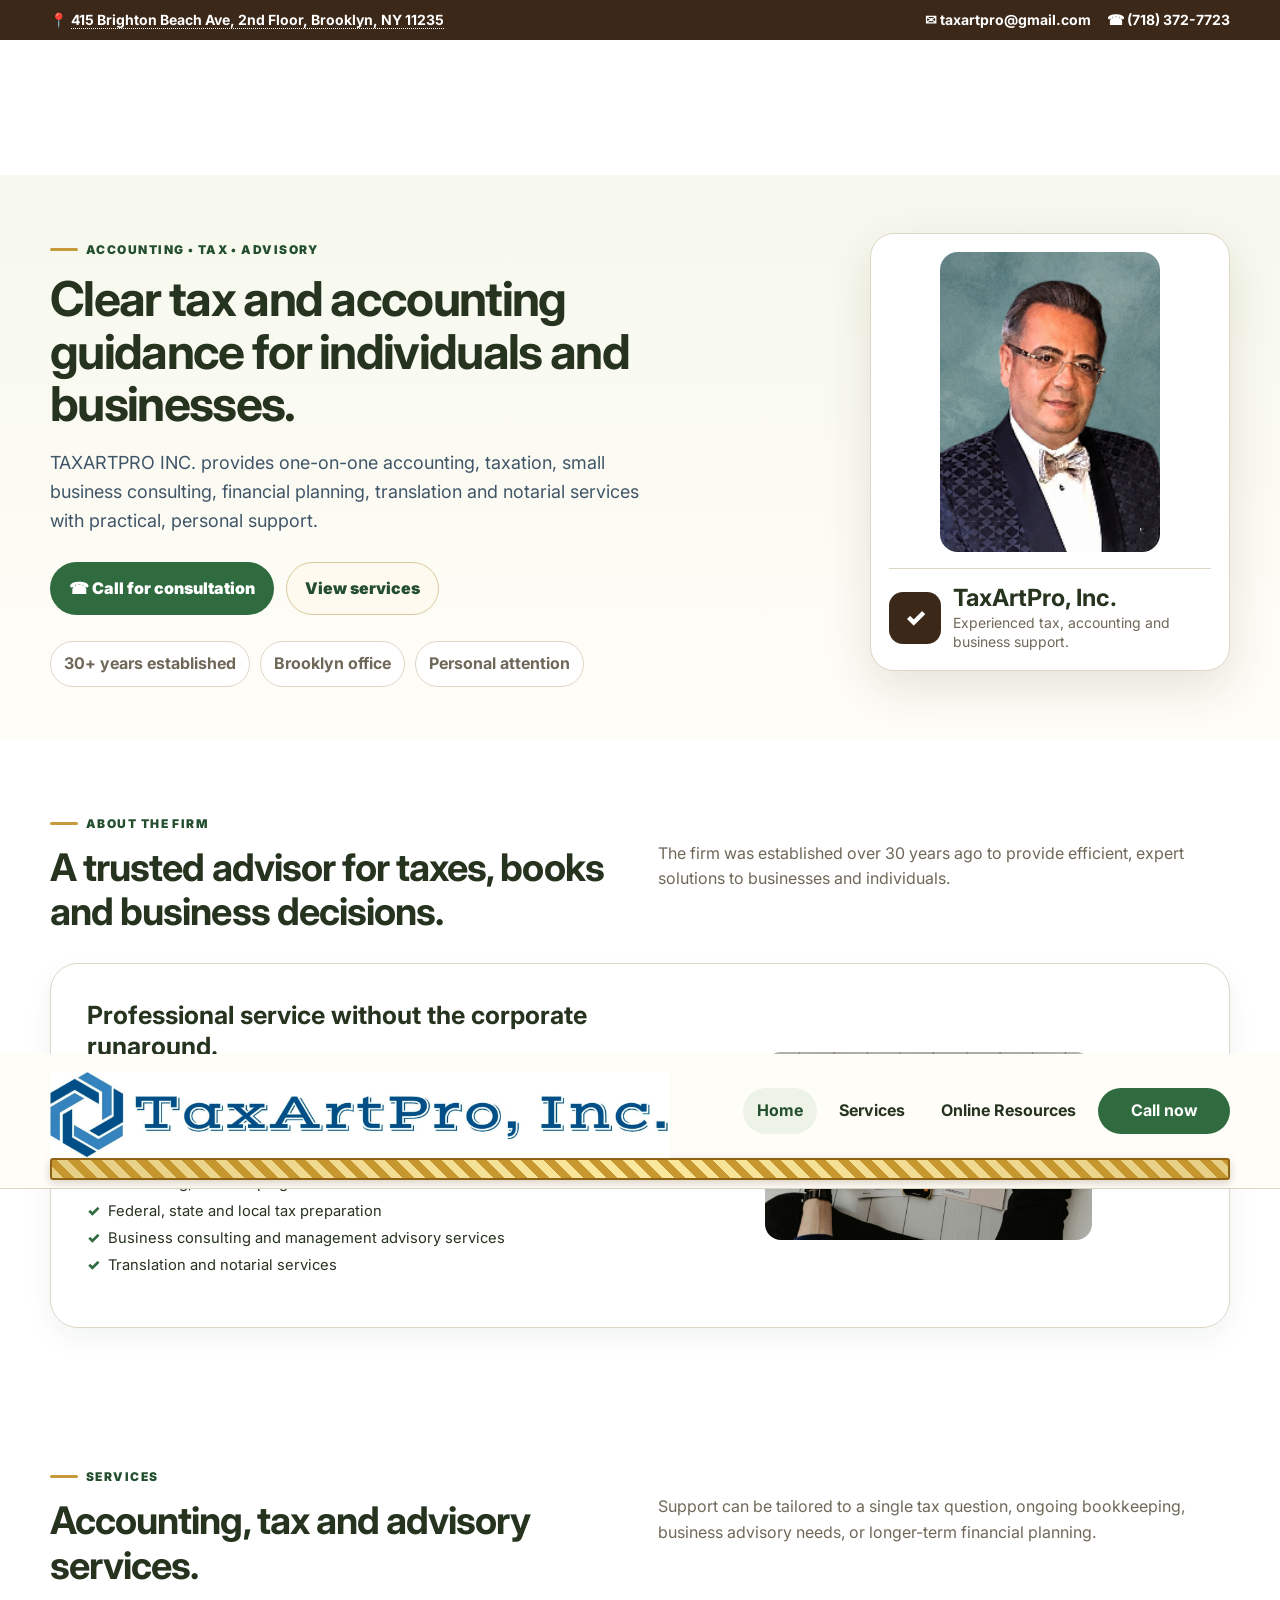
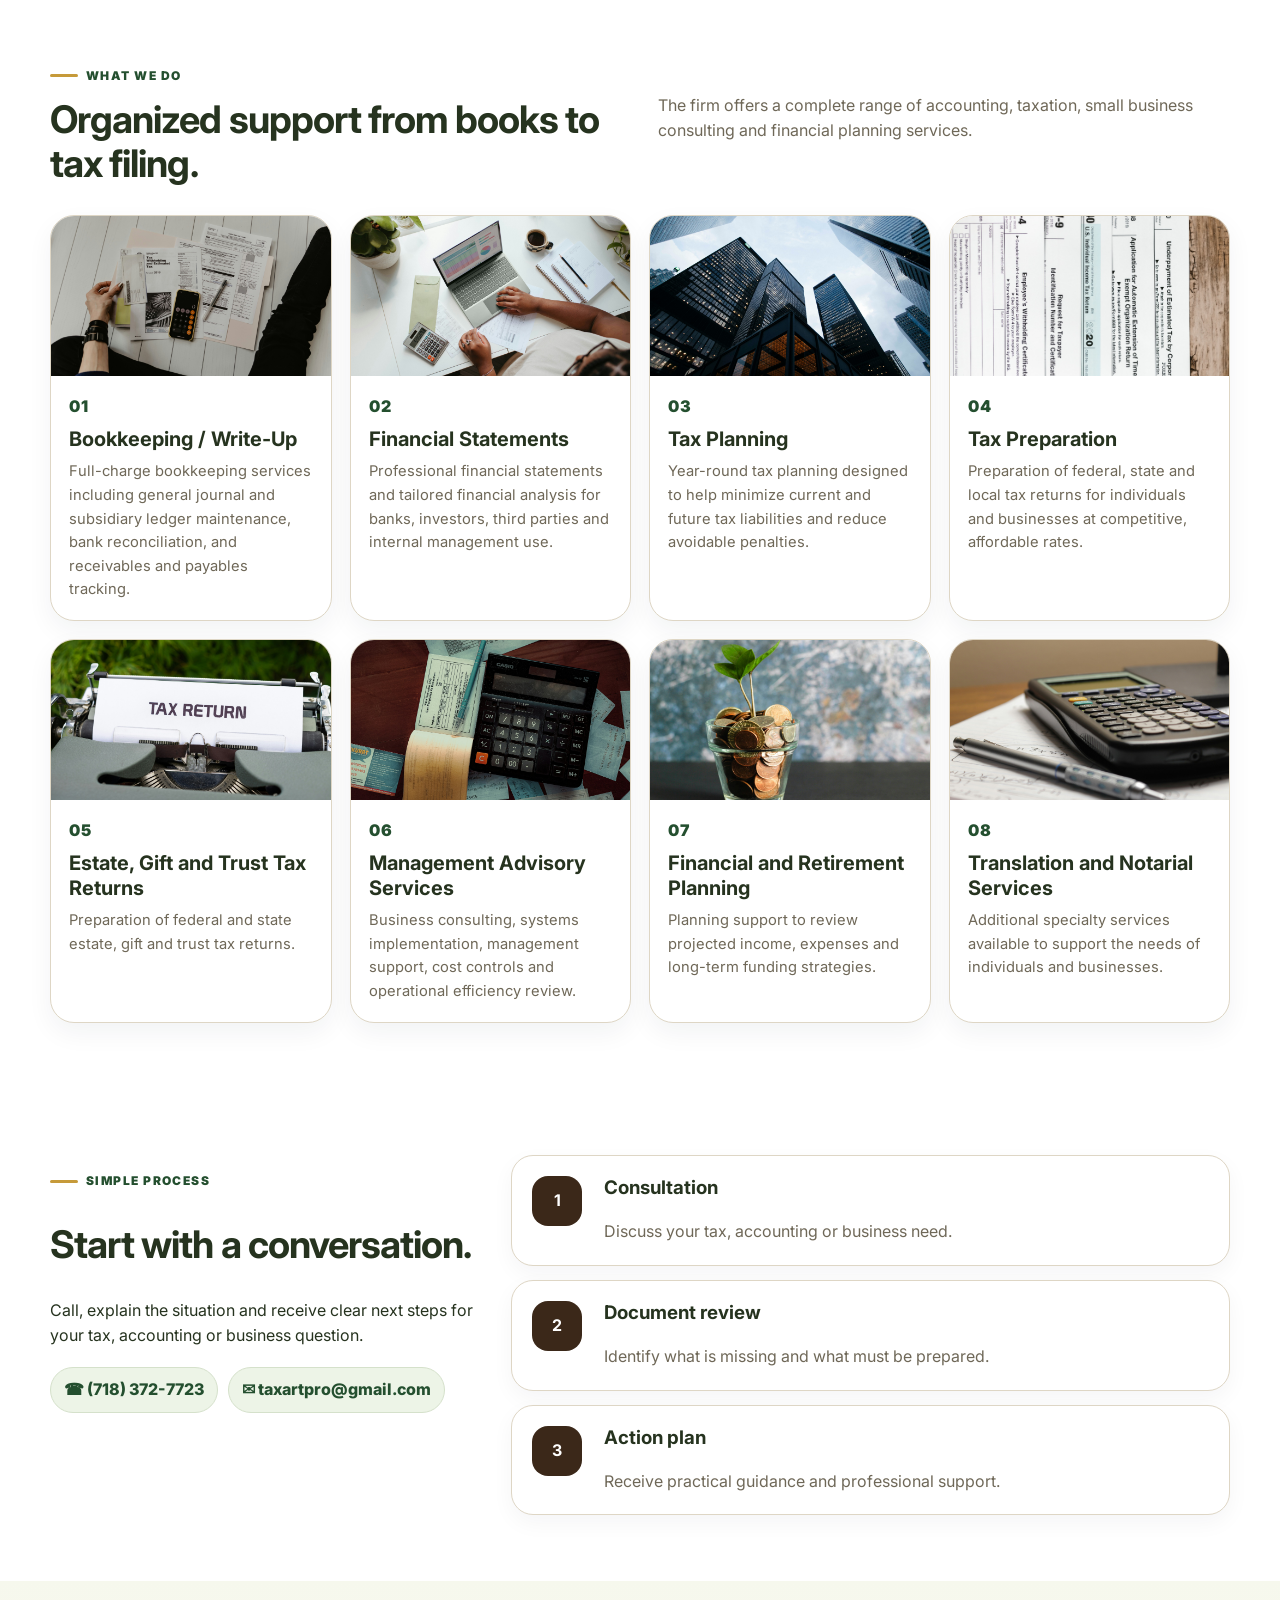
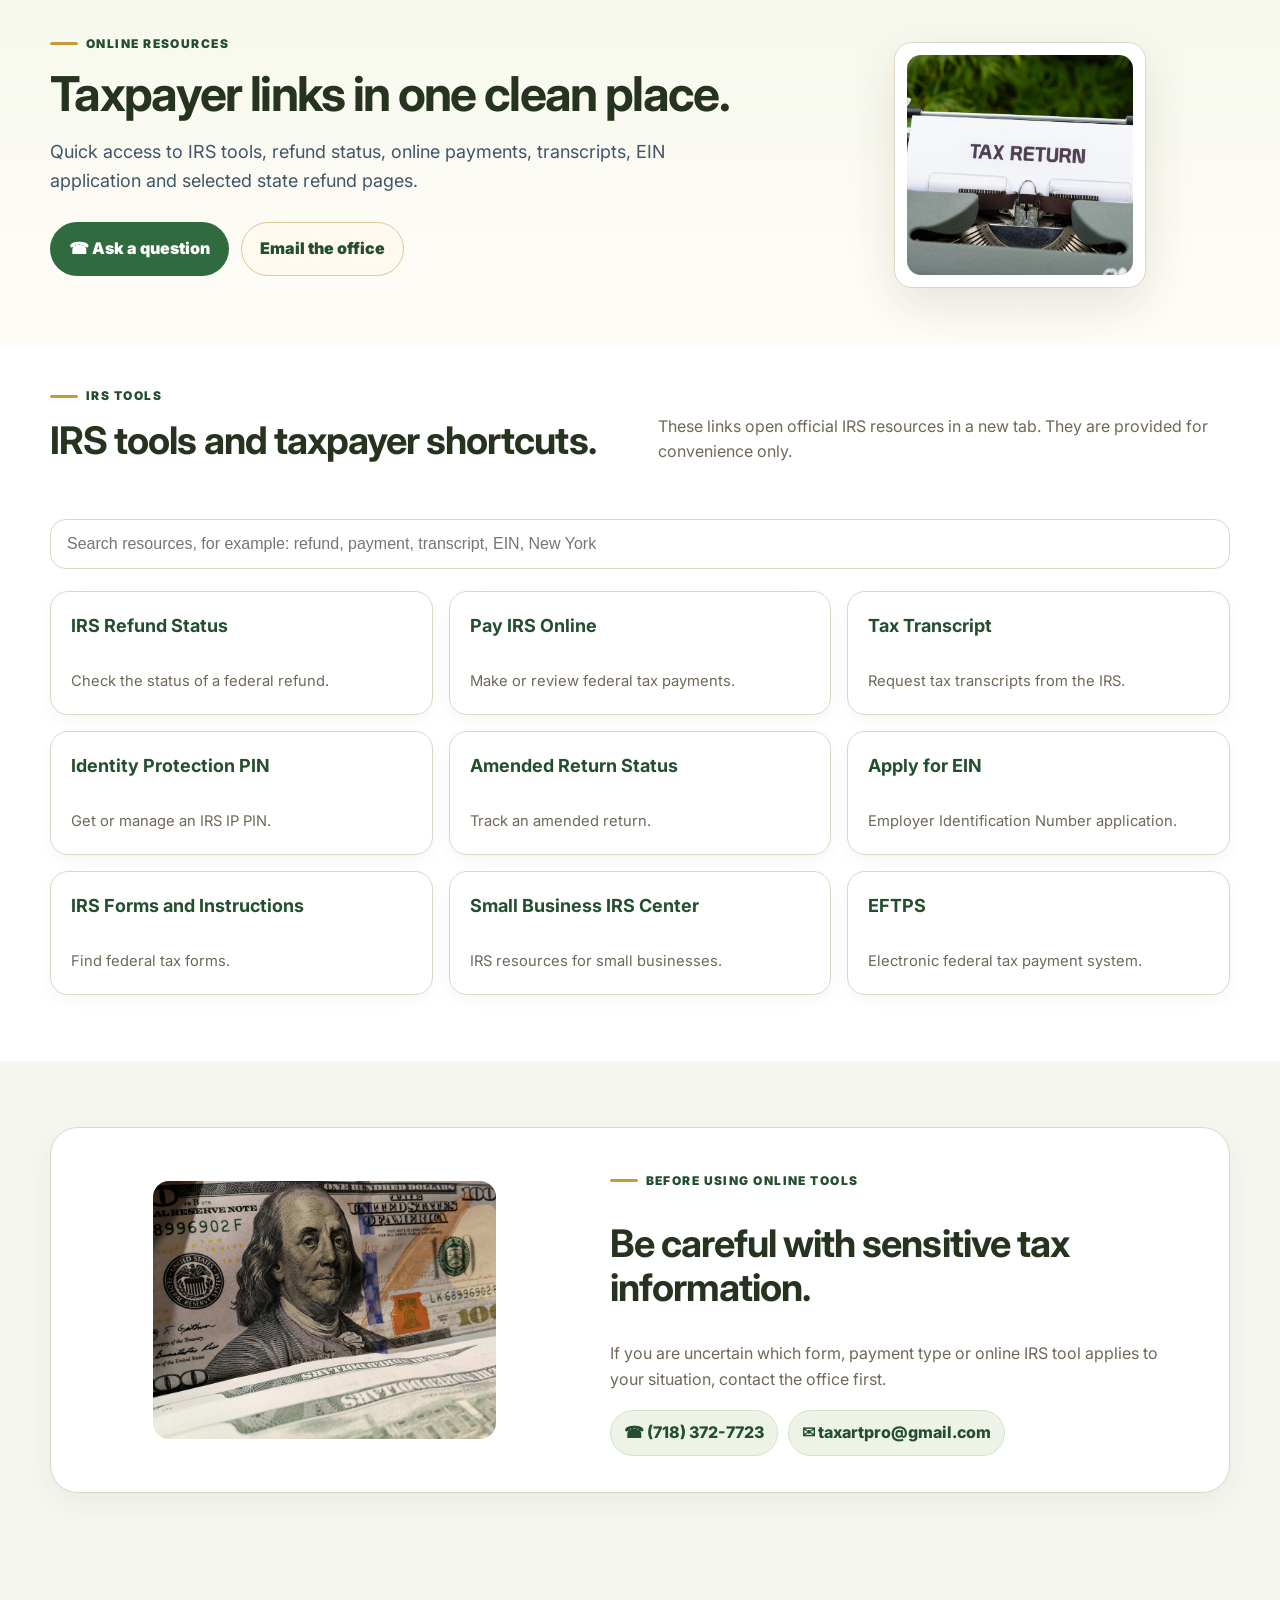
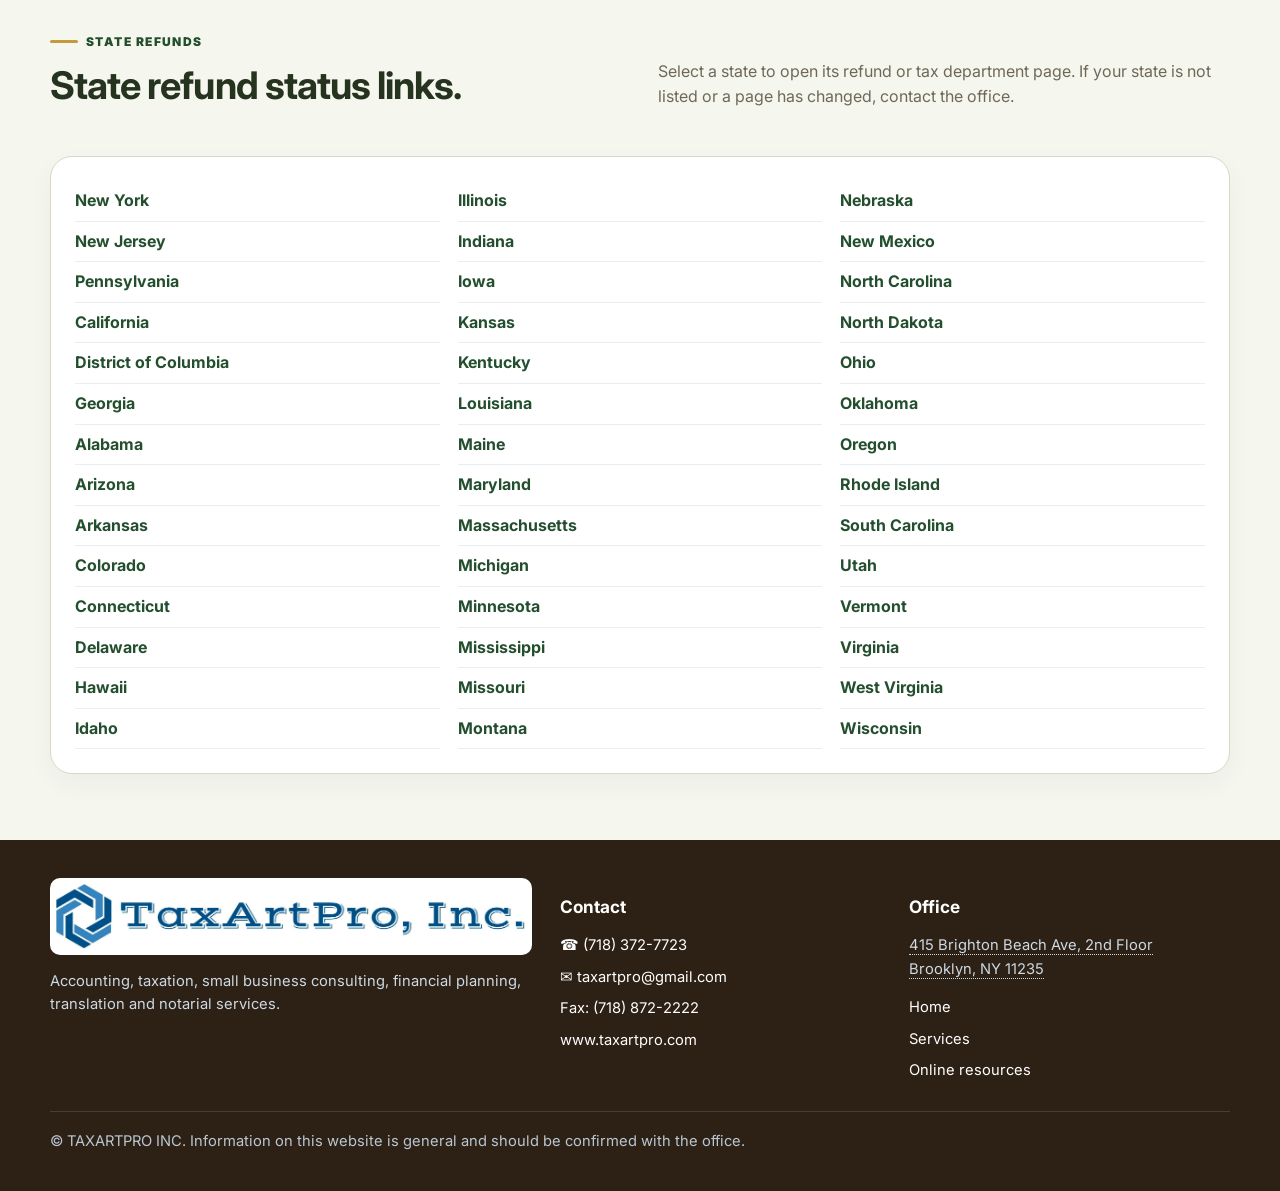
<file: services.html>
<!doctype html>
<html lang="en">
<head>
<meta charset="utf-8">
<meta http-equiv="refresh" content="0; url=index.html#services">
<title>Redirecting | TAXARTPRO INC.</title>
<link rel="canonical" href="index.html#services">
</head>
<body>
<p>Redirecting to <a href="index.html#services">TAXARTPRO INC.</a></p>
</body>
</html>
</file>
<file: assets/css/styles.css>
:root{
  --ink:#132033; --muted:#5f6f80; --blue:#176ca8; --blue-dark:#0e4f81; --gold:#c7983a;
  --soft:#f4f8fb; --cream:#fbf6ed; --line:#dfe8ef; --white:#fff; --shadow:0 18px 48px rgba(19,32,51,.10);
  --radius:22px; --max:1180px;
}
*{box-sizing:border-box} html{scroll-behavior:smooth}
body{margin:0;font-family:Inter,Arial,Helvetica,sans-serif;color:var(--ink);background:#fff;line-height:1.6;font-size:16px}
a{color:inherit} img{max-width:100%;display:block}.container{width:min(var(--max),calc(100% - 44px));margin:auto}.skip{position:absolute;left:-999px}.skip:focus{left:16px;top:12px;background:#fff;padding:10px;z-index:99}
.topbar{background:#0f3558;color:#fff;font-size:14px}.topbar-inner{display:flex;gap:18px;justify-content:space-between;align-items:center;padding:9px 0}.topbar a{color:#fff;text-decoration:none;font-weight:700}.topbar-links{display:flex;gap:16px;flex-wrap:wrap}
.header{background:#fff;border-bottom:1px solid var(--line);position:sticky;top:0;z-index:10}.nav{min-height:82px;display:flex;align-items:center;justify-content:space-between;gap:24px}.logo{display:flex;align-items:center;text-decoration:none;min-width:0}.logo img{width:300px;max-height:58px;object-fit:contain}.nav-links{display:flex;gap:8px;align-items:center}.nav-links a{text-decoration:none;color:var(--ink);font-weight:700;padding:10px 14px;border-radius:999px}.nav-links a:hover,.nav-links a.active{background:#edf5fb;color:var(--blue-dark)}.nav-links .call{background:var(--blue);color:#fff}.menu-toggle{display:none;border:1px solid var(--line);background:#fff;border-radius:12px;padding:10px 13px;font-weight:800}
.hero{background:linear-gradient(180deg,#f7fbfe 0%,#fff 100%);padding:58px 0 54px}.compact-hero{padding:46px 0}.hero-grid{display:grid;grid-template-columns:1.03fr .97fr;gap:46px;align-items:center}.hero-copy{max-width:620px}.eyebrow{display:inline-flex;align-items:center;gap:8px;text-transform:uppercase;letter-spacing:.12em;color:var(--blue-dark);font-weight:900;font-size:12px}.eyebrow:before{content:"";width:28px;height:3px;background:var(--gold);border-radius:8px}h1{font-size:clamp(34px,3.8vw,48px);line-height:1.1;margin:14px 0 16px;letter-spacing:-.035em}h2{font-size:clamp(26px,3vw,38px);line-height:1.16;letter-spacing:-.025em}h3{line-height:1.25}.lead{font-size:18px;color:#405568;max-width:680px}.actions{display:flex;gap:12px;flex-wrap:wrap;margin:26px 0}.btn{display:inline-flex;align-items:center;gap:8px;text-decoration:none;border-radius:999px;padding:13px 18px;font-weight:900;border:1px solid transparent}.btn.primary{background:var(--blue);color:#fff}.btn.secondary{background:#fff;color:var(--blue-dark);border-color:#cfe0ed}.trust-row{display:flex;gap:10px;flex-wrap:wrap;margin-top:24px}.trust-row span{background:#fff;border:1px solid var(--line);border-radius:999px;padding:9px 13px;color:var(--muted);font-weight:700}
.hero-photo-card{background:#fff;border:1px solid var(--line);border-radius:28px;box-shadow:var(--shadow);padding:18px}.hero-photo-card.small{padding:14px}.main-photo{width:100%;height:430px;object-fit:cover;border-radius:22px}.compact-hero .main-photo{height:360px}.advisor-strip{display:grid;grid-template-columns:96px 1fr;gap:18px;align-items:center;margin-top:16px;padding-top:16px;border-top:1px solid var(--line)}.advisor-strip img{width:96px;height:110px;object-fit:cover;border-radius:18px;background:#eef6fb}.advisor-strip strong{display:block;font-size:20px}.advisor-strip span{display:block;color:var(--muted);margin-top:2px}
.section{padding:66px 0}.section.soft{background:var(--soft)}.section.cream{background:var(--cream)}.section-title{display:grid;grid-template-columns:1fr 1fr;gap:36px;margin-bottom:30px}.section-title h2{margin:12px 0 0}.section-title p{color:var(--muted);margin-top:34px}.split-card{background:#fff;border:1px solid var(--line);border-radius:28px;box-shadow:0 10px 28px rgba(19,32,51,.055);padding:28px;display:grid;grid-template-columns:1fr 1fr;gap:32px;align-items:center}.split-card.image-left{grid-template-columns:.9fr 1.1fr}.card-content{padding:8px}.card-content h3{font-size:25px;margin:0 0 14px}.card-content p{color:var(--muted)}.section-photo{width:100%;height:350px;object-fit:cover;border-radius:22px}.checklist{padding-left:0;list-style:none;display:grid;gap:10px;margin-top:18px}.checklist li:before{content:"✓";font-weight:900;color:var(--blue);margin-right:8px}
.card-grid{display:grid;gap:20px}.card-grid.three{grid-template-columns:repeat(3,1fr)}.service-card,.detail-card{background:#fff;border:1px solid var(--line);border-radius:24px;overflow:hidden;box-shadow:0 10px 26px rgba(19,32,51,.055)}.service-card img{height:210px;width:100%;object-fit:cover}.service-card div{padding:22px}.service-card h3{font-size:22px;margin:0 0 8px}.service-card p{color:var(--muted);margin:0}.service-detail-grid{display:grid;grid-template-columns:repeat(4,1fr);gap:18px}.detail-card{padding-bottom:18px}.detail-card img{width:100%;height:160px;object-fit:cover}.detail-card span{display:inline-block;margin:18px 18px 0;color:var(--blue-dark);font-weight:900;letter-spacing:.08em}.detail-card h3{font-size:20px;margin:8px 18px}.detail-card p{margin:0 18px;color:var(--muted)}
.process-card{display:grid;grid-template-columns:.85fr 1.15fr;gap:30px;align-items:start}.process-card>div:first-child{padding:10px 0}.steps{display:grid;gap:14px}.steps>div{background:#fff;border:1px solid var(--line);border-radius:22px;padding:20px;display:grid;grid-template-columns:56px 1fr;gap:16px;align-items:start;box-shadow:0 8px 22px rgba(19,32,51,.045)}.steps strong{width:50px;height:50px;background:#0f3558;color:#fff;border-radius:16px;display:grid;place-items:center}.steps h3{margin:0 0 4px}.steps p{margin:0;color:var(--muted)}.contact-inline{display:flex;gap:10px;flex-wrap:wrap;margin-top:18px}.contact-inline a{background:#eef6fb;border:1px solid #d8e8f2;border-radius:999px;padding:9px 13px;text-decoration:none;font-weight:800;color:#154d7d}
.contact-band{background:#0f3558;color:#fff;border-radius:28px;padding:32px;display:grid;grid-template-columns:1.1fr .9fr;gap:24px;align-items:center}.contact-band h2{margin:0 0 8px}.contact-band p{margin:0;color:#d7e7f2}.contact-list{display:grid;gap:10px}.contact-list a,.contact-list span{background:rgba(255,255,255,.1);border:1px solid rgba(255,255,255,.14);padding:12px 14px;border-radius:14px;color:#fff;text-decoration:none;font-weight:700}
.resource-search{width:100%;padding:15px 16px;border:1px solid var(--line);border-radius:16px;font-size:16px;margin:8px 0 22px}.resource-grid{display:grid;grid-template-columns:repeat(3,1fr);gap:16px}.resource-card{text-decoration:none;background:#fff;border:1px solid var(--line);border-radius:18px;padding:20px;min-height:124px;display:flex;flex-direction:column;justify-content:space-between;transition:.15s;box-shadow:0 6px 16px rgba(19,32,51,.035)}.resource-card:hover{transform:translateY(-2px);box-shadow:var(--shadow)}.resource-card strong{font-size:18px}.resource-card span{color:var(--muted)}.state-grid{columns:3;column-gap:18px}.state-grid a{display:block;text-decoration:none;border-bottom:1px solid #e8eef4;padding:7px 0;color:var(--blue-dark);font-weight:700;break-inside:avoid}.card{background:#fff;border:1px solid var(--line);border-radius:var(--radius);padding:24px;box-shadow:0 10px 26px rgba(20,34,51,.045)}
.footer{padding:38px 0;background:#0d2338;color:#fff}.footer-grid{display:grid;grid-template-columns:1.2fr .8fr .8fr;gap:28px}.footer img{width:220px;background:#fff;border-radius:10px;padding:6px}.footer a{color:#fff;text-decoration:none}.footer p,.footer small{color:#cdd9e3}.footer-links{display:grid;gap:8px}.fine{border-top:1px solid rgba(255,255,255,.13);margin-top:28px;padding-top:18px;color:#b9c7d3;font-size:13px}
@media (max-width:980px){.topbar-inner{display:block}.topbar-links{margin-top:4px}.logo img{width:230px}.menu-toggle{display:block}.nav{min-height:74px}.nav-links{display:none;position:absolute;top:74px;left:20px;right:20px;background:#fff;border:1px solid var(--line);border-radius:18px;padding:12px;box-shadow:var(--shadow);flex-direction:column;align-items:stretch}.nav-links.open{display:flex}.hero-grid,.section-title,.split-card,.split-card.image-left,.process-card,.contact-band,.footer-grid{grid-template-columns:1fr}.card-grid.three,.service-detail-grid,.resource-grid{grid-template-columns:1fr 1fr}.main-photo,.compact-hero .main-photo{height:330px}.section-photo{height:300px}.section{padding:50px 0}.state-grid{columns:2}}
@media (max-width:620px){.container{width:min(100% - 28px,var(--max))}.logo img{width:188px}.hero{padding:38px 0}.card-grid.three,.service-detail-grid,.resource-grid{grid-template-columns:1fr}.state-grid{columns:1}.main-photo,.compact-hero .main-photo{height:260px}.advisor-strip{grid-template-columns:76px 1fr}.advisor-strip img{width:76px;height:86px}.actions .btn{width:100%;justify-content:center}h1{font-size:31px}.lead{font-size:16px}.split-card{padding:20px}.service-card img,.detail-card img{height:190px}.steps>div{grid-template-columns:48px 1fr}.contact-band{padding:22px}}


/* v8 final fixes */
.hero-photo-card .advisor-main-photo{height:520px;object-fit:cover;object-position:center top;background:#eef6fb;}
.advisor-strip{grid-template-columns:74px 1fr;align-items:center;}
.advisor-logo-mark{width:62px;height:62px;border-radius:18px;background:#0f3558;color:white;display:grid;place-items:center;font-size:28px;font-weight:900;}
.advisor-strip strong{font-size:clamp(26px,3vw,38px);line-height:1.05;}
.advisor-strip span{font-size:17px;}
.steps>div strong{grid-row:1 / span 2;}
.steps>div h3,.steps>div p{grid-column:2;}
.steps>div p{margin:0;max-width:52ch;}
.process-card{grid-template-columns:.75fr 1.25fr;}
.detail-card img,.service-card img,.section-photo,.main-photo{object-position:center center;}
@media (max-width:980px){.process-card{grid-template-columns:1fr}.hero-photo-card .advisor-main-photo{height:420px}}
@media (max-width:620px){.hero-photo-card .advisor-main-photo{height:340px}.advisor-strip{grid-template-columns:1fr;text-align:center}.advisor-logo-mark{margin:auto}.steps>div{grid-template-columns:48px 1fr}.steps>div strong{grid-row:1 / span 2}.steps>div h3,.steps>div p{grid-column:2}}


/* v8-adjusted: requested final sizing changes */
.logo img {
  width: 390px;
  max-height: 86px;
}

.footer img {
  width: 280px;
  max-height: 90px;
  object-fit: contain;
}

.checklist,
.service-card p,
.detail-card p,
.resource-card span,
.contact-list,
.footer,
.fine {
  font-size: 0.92rem;
}

.checklist {
  gap: 6px;
}

.checklist li {
  line-height: 1.45;
}

.advisor-strip {
  grid-template-columns: 170px minmax(0, 1fr);
  gap: 1.5rem;
}

.advisor-strip img {
  width: 155px;
  height: 155px;
}

.advisor-strip h2 {
  font-size: clamp(1.65rem, 2.4vw, 2.15rem);
}

.advisor-strip p {
  font-size: 0.98rem;
}

@media (max-width: 980px) {
  .logo img {
    width: 300px;
    max-height: 72px;
  }
  .footer img {
    width: 240px;
  }
}

@media (max-width: 620px) {
  .logo img {
    width: 230px;
    max-height: 62px;
  }
  .advisor-strip {
    grid-template-columns: 1fr;
  }
  .advisor-strip img {
    width: 135px;
    height: 135px;
    margin-inline: auto;
  }
}


/* v9: larger blue letterhead logo and much smaller portrait */
.logo img {
  width: 720px;
  max-height: 150px;
}

.nav {
  min-height: 150px;
}

.footer img {
  width: 520px;
  max-height: 160px;
  object-fit: contain;
}

.advisor-strip {
  grid-template-columns: 90px minmax(0, 1fr);
  gap: 1rem;
}

.advisor-strip img {
  width: 78px;
  height: 78px;
  border-radius: 14px;
}

.advisor-strip h2 {
  font-size: clamp(1.45rem, 2vw, 1.85rem);
}

.advisor-strip p {
  font-size: 0.92rem;
}

@media (max-width: 980px) {
  .logo img {
    width: 460px;
    max-height: 105px;
  }
  .nav {
    min-height: 110px;
  }
  .footer img {
    width: 360px;
  }
  .nav-links {
    top: 110px;
  }
}

@media (max-width: 620px) {
  .logo img {
    width: 300px;
    max-height: 80px;
  }
  .nav {
    min-height: 88px;
  }
  .nav-links {
    top: 88px;
  }
  .advisor-strip {
    grid-template-columns: 70px minmax(0, 1fr);
    text-align: left;
  }
  .advisor-strip img {
    width: 64px;
    height: 64px;
    margin: 0;
  }
}


/* v10: replace advisor portrait with uploaded high-quality image */
.advisor-strip {
  grid-template-columns: 150px minmax(0, 1fr);
  gap: 1.4rem;
  align-items: center;
}

.advisor-strip img {
  width: 132px;
  height: 132px;
  object-fit: cover;
  object-position: center top;
  border-radius: 18px;
  box-shadow: 0 10px 26px rgba(19, 32, 51, .12);
}

@media (max-width: 620px) {
  .advisor-strip {
    grid-template-columns: 105px minmax(0, 1fr);
    text-align: left;
  }

  .advisor-strip img {
    width: 92px;
    height: 92px;
    margin: 0;
  }
}


/* v12: green / brown / gold theme + updated advisor portrait */
:root {
  --ink: #26331f;
  --muted: #6f6858;
  --blue: #2f6b3f;
  --blue-dark: #244f2f;
  --gold: #c69a3a;
  --soft: #f5f7ef;
  --cream: #fbf4e5;
  --line: #ded6c5;
  --white: #ffffff;
  --shadow: 0 18px 48px rgba(68, 49, 24, .12);
}

/* Header/top/footer recolor */
.topbar {
  background: #3b2819;
}

.header {
  background: #fffdf8;
  border-bottom-color: #ded6c5;
}

.nav-links a:hover,
.nav-links a.active {
  background: #edf4e7;
  color: #244f2f;
}

.nav-links .call,
.btn.primary {
  background: #2f6b3f;
  color: #fff;
}

.btn.secondary {
  color: #244f2f;
  border-color: #d9c99b;
  background: #fffaf0;
}

.hero {
  background: linear-gradient(180deg, #f6f8ed 0%, #fffdf8 100%);
}

.eyebrow {
  color: #244f2f;
}

.eyebrow:before {
  background: #c69a3a;
}

.trust-row span,
.resource-card,
.service-card,
.detail-card,
.split-card,
.card,
.hero-photo-card {
  border-color: #ded6c5;
}

.checklist li:before {
  color: #2f6b3f;
}

.steps strong,
.advisor-logo-mark,
.contact-band {
  background: #3b2819;
}

.contact-inline a {
  background: #edf4e7;
  border-color: #d5e1cb;
  color: #244f2f;
}

.resource-card strong,
.detail-card span,
.state-grid a {
  color: #244f2f;
}

.footer {
  background: #2d2015;
}

/* Keep the new advisor portrait smaller and clean */
.hero-photo-card .advisor-main-photo {
  height: 300px;
  object-fit: cover;
  object-position: center top;
}

@media (max-width: 980px) {
  .hero-photo-card .advisor-main-photo {
    height: 260px;
  }
}

@media (max-width: 620px) {
  .hero-photo-card .advisor-main-photo {
    height: 220px;
  }
}

/* v13: make advisor portrait and its block much smaller */
.home-hero .hero-grid {
  grid-template-columns: minmax(0, 1.28fr) 250px;
  gap: 34px;
  align-items: start;
}

.home-hero .hero-photo-card {
  width: 100%;
  max-width: 250px;
  justify-self: center;
  padding: 12px;
  border-radius: 22px;
}

.home-hero .advisor-main-photo {
  display: block;
  width: 110px;
  max-width: 110px;
  height: 150px;
  margin: 0 auto;
  object-fit: cover;
  object-position: center top;
  border-radius: 16px;
}

.home-hero .advisor-strip {
  grid-template-columns: 44px minmax(0,1fr);
  gap: 10px;
  margin-top: 12px;
  padding-top: 12px;
}

.home-hero .advisor-logo-mark {
  width: 44px;
  height: 44px;
  border-radius: 12px;
  font-size: 20px;
}

.home-hero .advisor-strip strong {
  font-size: clamp(18px, 1.7vw, 22px);
  line-height: 1.1;
}

.home-hero .advisor-strip span {
  font-size: 13px;
  line-height: 1.35;
}

@media (max-width: 980px) {
  .home-hero .hero-grid {
    grid-template-columns: 1fr;
  }

  .home-hero .hero-photo-card {
    max-width: 220px;
    margin: 0 auto;
  }

  .home-hero .advisor-main-photo {
    width: 96px;
    max-width: 96px;
    height: 132px;
  }
}

@media (max-width: 620px) {
  .home-hero .hero-photo-card {
    max-width: 190px;
    padding: 10px;
  }

  .home-hero .advisor-main-photo {
    width: 82px;
    max-width: 82px;
    height: 112px;
  }

  .home-hero .advisor-strip {
    grid-template-columns: 36px minmax(0,1fr);
    text-align: left;
  }

  .home-hero .advisor-logo-mark {
    width: 36px;
    height: 36px;
    margin: 0;
    font-size: 16px;
  }

  .home-hero .advisor-strip strong {
    font-size: 16px;
  }

  .home-hero .advisor-strip span {
    font-size: 12px;
  }
}


/* v14: make the three large page illustration photos about 3x smaller */

/* Home page middle image next to "Professional service without the corporate runaround." */
body:has(.home-hero) .split-card:not(.image-left) .section-photo {
  width: 34%;
  height: auto;
  max-height: 135px;
  justify-self: center;
  align-self: center;
  object-fit: cover;
  border-radius: 16px;
}

/* Services and Online Resources hero images */
.compact-hero .hero-grid {
  grid-template-columns: minmax(0, 1fr) 260px;
  gap: 28px;
}

.compact-hero .hero-photo-card {
  width: 34%;
  max-width: 220px;
  justify-self: center;
  padding: 10px;
  border-radius: 18px;
}

.compact-hero .hero-photo-card .main-photo {
  height: 120px;
  width: 100%;
  object-fit: cover;
  border-radius: 14px;
}

/* Resources lower warning image also reduced */
body:has(.resource-search) .split-card.image-left .section-photo {
  width: 34%;
  height: auto;
  max-height: 135px;
  justify-self: center;
  align-self: center;
  object-fit: cover;
  border-radius: 16px;
}

@media (max-width: 980px) {
  .compact-hero .hero-grid {
    grid-template-columns: 1fr;
  }

  .compact-hero .hero-photo-card {
    width: 220px;
    max-width: 220px;
    margin: 0 auto;
  }

  body:has(.home-hero) .split-card:not(.image-left) .section-photo,
  body:has(.resource-search) .split-card.image-left .section-photo {
    width: 190px;
    max-height: 125px;
    margin: 0 auto;
  }
}

@media (max-width: 620px) {
  .compact-hero .hero-photo-card {
    width: 170px;
    max-width: 170px;
  }

  .compact-hero .hero-photo-card .main-photo {
    height: 95px;
  }

  body:has(.home-hero) .split-card:not(.image-left) .section-photo,
  body:has(.resource-search) .split-card.image-left .section-photo {
    width: 145px;
    max-height: 95px;
  }
}


/* v15: enlarge the three page illustration images to about 60% of their original visual size */

/* 1) Home page: "Professional service without the corporate runaround." */
body:has(.home-hero) .split-card:not(.image-left) .section-photo {
  width: 60% !important;
  max-width: 380px !important;
  height: auto !important;
  max-height: 235px !important;
  justify-self: center !important;
  align-self: center !important;
  object-fit: cover !important;
}

/* 2) Services page and 3) Resources page main hero illustrations */
.compact-hero .hero-photo-card {
  width: 60% !important;
  max-width: 380px !important;
  justify-self: center !important;
  padding: 12px !important;
  border-radius: 18px !important;
}

.compact-hero .hero-photo-card .main-photo {
  width: 100% !important;
  height: 220px !important;
  object-fit: cover !important;
  border-radius: 14px !important;
}

.compact-hero .hero-grid {
  grid-template-columns: minmax(0, 1fr) 420px !important;
  gap: 28px !important;
}

@media (max-width: 980px) {
  .compact-hero .hero-grid {
    grid-template-columns: 1fr !important;
  }

  .compact-hero .hero-photo-card {
    width: 300px !important;
    max-width: 300px !important;
    margin: 0 auto !important;
  }

  .compact-hero .hero-photo-card .main-photo {
    height: 180px !important;
  }

  body:has(.home-hero) .split-card:not(.image-left) .section-photo {
    width: 280px !important;
    max-width: 280px !important;
    max-height: 175px !important;
    margin: 0 auto !important;
  }
}

@media (max-width: 620px) {
  .compact-hero .hero-photo-card {
    width: 220px !important;
    max-width: 220px !important;
  }

  .compact-hero .hero-photo-card .main-photo {
    height: 140px !important;
  }

  body:has(.home-hero) .split-card:not(.image-left) .section-photo {
    width: 210px !important;
    max-width: 210px !important;
    max-height: 135px !important;
  }
}

/* v16: enlarge only the Resources warning image to about 70% of original */
body:has(.resource-search) .split-card.image-left .section-photo {
  width: 70% !important;
  max-width: 440px !important;
  height: auto !important;
  max-height: 275px !important;
  justify-self: center !important;
  align-self: center !important;
  object-fit: cover !important;
}

@media (max-width: 980px) {
  body:has(.resource-search) .split-card.image-left .section-photo {
    width: 320px !important;
    max-width: 320px !important;
    max-height: 200px !important;
    margin: 0 auto !important;
  }
}

@media (max-width: 620px) {
  body:has(.resource-search) .split-card.image-left .section-photo {
    width: 230px !important;
    max-width: 230px !important;
    max-height: 150px !important;
  }
}


/* v17: one-page navigation, wider Call Now button, ornate gold frame around letterhead logo */
html {
  scroll-behavior: smooth;
  scroll-padding-top: 170px;
}

.anchor-section {
  scroll-margin-top: 170px;
}

/* Make top navigation behave like one-page anchors */
.nav-links .call {
  min-width: 132px;
  text-align: center;
  justify-content: center;
  white-space: nowrap;
  padding-left: 22px;
  padding-right: 22px;
}

/* Gold ornamental frame around the letterhead logo on white background */
.logo {
  background:
    linear-gradient(#fffdf8, #fffdf8) padding-box,
    linear-gradient(135deg, #b98a24, #f2d27a, #8f6518, #d9b24c) border-box;
  border: 3px double transparent;
  border-radius: 18px;
  padding: 10px 16px;
  box-shadow:
    0 10px 30px rgba(68, 49, 24, .13),
    inset 0 0 0 1px rgba(198, 154, 58, .22);
  position: relative;
}

.logo:before,
.logo:after {
  content: "◆";
  position: absolute;
  top: 50%;
  transform: translateY(-50%);
  color: #c69a3a;
  font-size: 13px;
  line-height: 1;
}

.logo:before { left: 5px; }
.logo:after { right: 5px; }

.logo img {
  display: block;
}

/* Avoid too much vertical bulk after adding the logo frame */
.nav {
  min-height: 132px;
}

/* One long page spacing */
#services + .section,
#resources + .section {
  padding-top: 32px;
}

#services.section {
  padding-bottom: 10px;
}

@media (max-width: 980px) {
  html {
    scroll-padding-top: 122px;
  }

  .anchor-section {
    scroll-margin-top: 122px;
  }

  .nav {
    min-height: 104px;
  }

  .nav-links {
    top: 104px;
  }

  .logo {
    padding: 8px 12px;
    border-radius: 15px;
  }

  .nav-links .call {
    min-width: 100%;
  }
}

@media (max-width: 620px) {
  html {
    scroll-padding-top: 98px;
  }

  .anchor-section {
    scroll-margin-top: 98px;
  }

  .nav {
    min-height: 88px;
  }

  .nav-links {
    top: 88px;
  }

  .logo {
    padding: 6px 10px;
    border-radius: 13px;
  }
}


/* v18: clickable Google Maps address */
.address-link {
  color: inherit;
  text-decoration: none;
  border-bottom: 1px dotted currentColor;
}

.address-link:hover {
  color: var(--gold);
  border-bottom-style: solid;
}

.topbar .address-link,
.footer .address-link {
  color: inherit;
}


/* v19: remove ornate logo frame and use animated gold underline only */
.logo {
  background: transparent !important;
  border: none !important;
  border-radius: 0 !important;
  padding: 8px 0 14px !important;
  box-shadow: none !important;
  position: relative !important;
  overflow: visible !important;
}

.logo:before,
.logo:after {
  content: none !important;
}

.logo::after {
  content: "" !important;
  position: absolute !important;
  left: 4% !important;
  right: 4% !important;
  bottom: 4px !important;
  height: 6px !important;
  border-radius: 999px !important;
  background:
    linear-gradient(90deg, rgba(184,132,31,.35), #f3d77b, #b98623, #f3d77b, rgba(184,132,31,.35));
  background-size: 220% 100%;
  box-shadow: 0 3px 10px rgba(184,132,31,.25);
  animation: taxartproGoldWave 2.8s ease-in-out infinite;
}

.logo img {
  position: relative;
  z-index: 1;
}

@keyframes taxartproGoldWave {
  0% {
    background-position: 0% 50%;
    transform: scaleX(.96);
    opacity: .82;
  }
  50% {
    background-position: 100% 50%;
    transform: scaleX(1);
    opacity: 1;
  }
  100% {
    background-position: 0% 50%;
    transform: scaleX(.96);
    opacity: .82;
  }
}

/* Remove contact block spacing if the section is gone */
#contact {
  display: none !important;
}


/* v20: static decorative gold underline under logo, no animation */
.logo {
  background: transparent !important;
  border: none !important;
  border-radius: 0 !important;
  padding: 8px 0 18px !important;
  box-shadow: none !important;
  position: relative !important;
  overflow: visible !important;
}

.logo:before {
  content: none !important;
}

.logo:after,
.logo::after {
  content: "" !important;
  position: absolute !important;
  left: 2% !important;
  right: 2% !important;
  bottom: 2px !important;
  height: 10px !important;
  border-radius: 999px !important;
  background:
    linear-gradient(90deg, transparent 0%, #9b6b17 10%, #d6a636 28%, #fff0a8 50%, #d6a636 72%, #9b6b17 90%, transparent 100%);
  box-shadow:
    0 2px 0 rgba(118, 80, 18, .35),
    0 7px 14px rgba(185, 134, 35, .28);
  animation: none !important;
  transform: none !important;
  opacity: 1 !important;
}

.logo img {
  position: relative !important;
  z-index: 1 !important;
}


/* v21: real visible decorative gold underline under top logo */
.header .logo {
  display: inline-flex !important;
  flex-direction: column !important;
  align-items: stretch !important;
  justify-content: center !important;
  width: fit-content !important;
  background: transparent !important;
  border: none !important;
  box-shadow: none !important;
  padding: 8px 0 0 !important;
  position: relative !important;
  overflow: visible !important;
}

/* Disable old pseudo underline completely */
.header .logo:before,
.header .logo:after,
.header .logo::before,
.header .logo::after {
  content: none !important;
  display: none !important;
}

.header .logo img {
  display: block !important;
  width: 720px !important;
  max-width: min(720px, 58vw) !important;
  max-height: 150px !important;
  object-fit: contain !important;
  position: relative !important;
  z-index: 1 !important;
}

.header .logo .logo-underline {
  display: block !important;
  width: 100% !important;
  height: 22px !important;
  margin-top: 4px !important;
  background-repeat: no-repeat !important;
  background-position: center center !important;
  background-size: 100% 100% !important;
  background-image: url("data:image/svg+xml,%3Csvg xmlns='http://www.w3.org/2000/svg' viewBox='0 0 900 42' preserveAspectRatio='none'%3E%3Cpath d='M8 25 C80 6 120 42 205 23 S340 5 455 23 S610 39 710 21 S830 8 892 23' fill='none' stroke='%23c69a3a' stroke-width='10' stroke-linecap='round'/%3E%3Cpath d='M8 25 C80 6 120 42 205 23 S340 5 455 23 S610 39 710 21 S830 8 892 23' fill='none' stroke='%23f7d879' stroke-width='4' stroke-linecap='round'/%3E%3C/svg%3E") !important;
}

@media (max-width: 980px) {
  .header .logo img {
    width: 460px !important;
    max-width: 62vw !important;
    max-height: 105px !important;
  }
  .header .logo .logo-underline {
    height: 18px !important;
    margin-top: 3px !important;
  }
}

@media (max-width: 620px) {
  .header .logo img {
    width: 300px !important;
    max-width: 66vw !important;
    max-height: 80px !important;
  }
  .header .logo .logo-underline {
    height: 14px !important;
    margin-top: 2px !important;
  }
}


/* v22: use underlined logo image asset directly */
.header .logo .logo-underline { display: none !important; }
.header .logo img {
  display: block !important;
  width: 720px !important;
  max-width: min(720px, 58vw) !important;
  max-height: 178px !important;
  object-fit: contain !important;
}
@media (max-width: 980px) {
  .header .logo img {
    width: 460px !important;
    max-width: 62vw !important;
    max-height: 122px !important;
  }
}
@media (max-width: 620px) {
  .header .logo img {
    width: 300px !important;
    max-width: 66vw !important;
    max-height: 88px !important;
  }
}


/* v24: FIX logo area. No baked crooked line. Use clean logo + real straight gold bar. */
.header .nav {
  gap: 34px !important;
  overflow: visible !important;
}

.header .logo {
  display: inline-flex !important;
  flex-direction: column !important;
  align-items: stretch !important;
  justify-content: center !important;
  flex: 0 1 620px !important;
  max-width: 620px !important;
  min-width: 0 !important;
  width: auto !important;
  background: transparent !important;
  border: none !important;
  border-radius: 0 !important;
  box-shadow: none !important;
  padding: 8px 0 0 !important;
  overflow: visible !important;
  text-decoration: none !important;
}

.header .logo:before,
.header .logo:after,
.header .logo::before,
.header .logo::after,
.header .logo .logo-underline {
  content: none !important;
  display: none !important;
}

.header .logo img {
  display: block !important;
  width: 100% !important;
  max-width: 620px !important;
  height: auto !important;
  max-height: 96px !important;
  object-fit: contain !important;
  object-position: left center !important;
}

/* Actual visible straight underline under the logo */
.header .logo .logo-bar {
  display: block !important;
  width: 100% !important;
  height: 18px !important;
  margin-top: 8px !important;
  border-radius: 3px !important;
  border: 2px solid #8f6417 !important;
  background:
    repeating-linear-gradient(
      45deg,
      rgba(255, 240, 170, .70) 0px,
      rgba(255, 240, 170, .70) 8px,
      rgba(199, 151, 47, .95) 8px,
      rgba(199, 151, 47, .95) 16px
    ),
    linear-gradient(90deg, #9b6b17 0%, #f1d173 50%, #9b6b17 100%) !important;
  box-shadow: 0 3px 8px rgba(85, 55, 14, .22) !important;
}

/* Prevent nav from being pushed outside the screen */
.header .nav-links {
  flex: 1 0 auto !important;
  justify-content: flex-end !important;
  min-width: 470px !important;
}

.header .nav-links .call {
  min-width: 132px !important;
  white-space: nowrap !important;
}

@media (max-width: 1180px) {
  .header .logo {
    max-width: 520px !important;
    flex-basis: 520px !important;
  }

  .header .logo img {
    max-width: 520px !important;
    max-height: 86px !important;
  }

  .header .nav-links {
    min-width: 420px !important;
  }
}

@media (max-width: 980px) {
  .header .nav {
    min-height: 104px !important;
  }

  .header .logo {
    max-width: 430px !important;
    flex-basis: 430px !important;
  }

  .header .logo img {
    max-width: 430px !important;
    max-height: 76px !important;
  }

  .header .logo .logo-bar {
    height: 14px !important;
    margin-top: 6px !important;
  }

  .header .nav-links {
    min-width: 0 !important;
  }
}

@media (max-width: 620px) {
  .header .logo {
    max-width: 280px !important;
    flex-basis: 280px !important;
  }

  .header .logo img {
    max-width: 280px !important;
    max-height: 58px !important;
  }

  .header .logo .logo-bar {
    height: 10px !important;
    margin-top: 4px !important;
  }
}

/* v25: extend gold underline across full header width and enlarge advisor portrait */

/* Hide the old short underline under the logo */
.header .logo .logo-bar {
  display: none !important;
}

/* Make one straight rectangular gold bar across the full nav width */
.header .nav {
  position: relative !important;
  align-items: center !important;
  padding-bottom: 26px !important;
  min-height: 108px !important;
}

.header .nav::after {
  content: "";
  position: absolute;
  left: 0;
  right: 0;
  bottom: 8px;
  height: 18px;
  border: 2px solid #8f6417;
  border-radius: 3px;
  background:
    repeating-linear-gradient(
      45deg,
      rgba(255, 240, 170, .75) 0px,
      rgba(255, 240, 170, .75) 8px,
      rgba(199, 151, 47, .98) 8px,
      rgba(199, 151, 47, .98) 16px
    ),
    linear-gradient(90deg, #9b6b17 0%, #f1d173 50%, #9b6b17 100%);
  box-shadow: 0 3px 8px rgba(85, 55, 14, .22);
  z-index: 0;
}

.header .logo,
.header .nav-links,
.header .menu-toggle {
  position: relative;
  z-index: 1;
}

/* Make advisor block and face about 2x larger */
.home-hero .hero-grid {
  grid-template-columns: minmax(0, 1.14fr) 360px !important;
  gap: 42px !important;
  align-items: start !important;
}

.home-hero .hero-photo-card {
  width: 100% !important;
  max-width: 360px !important;
  justify-self: center !important;
  padding: 18px !important;
  border-radius: 24px !important;
}

.home-hero .advisor-main-photo {
  display: block !important;
  width: 220px !important;
  max-width: 220px !important;
  height: 300px !important;
  margin: 0 auto !important;
  object-fit: cover !important;
  object-position: center top !important;
  border-radius: 18px !important;
}

.home-hero .advisor-strip {
  grid-template-columns: 52px minmax(0, 1fr) !important;
  gap: 12px !important;
  margin-top: 16px !important;
  padding-top: 16px !important;
}

.home-hero .advisor-logo-mark {
  width: 52px !important;
  height: 52px !important;
  border-radius: 14px !important;
  font-size: 24px !important;
}

.home-hero .advisor-strip strong {
  font-size: clamp(20px, 1.85vw, 24px) !important;
}

.home-hero .advisor-strip span {
  font-size: 14px !important;
  line-height: 1.4 !important;
}

@media (max-width: 980px) {
  .header .nav {
    min-height: 94px !important;
    padding-bottom: 20px !important;
  }

  .header .nav::after {
    height: 14px !important;
    bottom: 6px !important;
  }

  .home-hero .hero-grid {
    grid-template-columns: 1fr !important;
  }

  .home-hero .hero-photo-card {
    max-width: 320px !important;
    margin: 0 auto !important;
  }

  .home-hero .advisor-main-photo {
    width: 190px !important;
    max-width: 190px !important;
    height: 260px !important;
  }
}

@media (max-width: 620px) {
  .header .nav {
    min-height: 86px !important;
    padding-bottom: 16px !important;
  }

  .header .nav::after {
    height: 10px !important;
    bottom: 4px !important;
  }

  .home-hero .hero-photo-card {
    max-width: 250px !important;
    padding: 14px !important;
  }

  .home-hero .advisor-main-photo {
    width: 150px !important;
    max-width: 150px !important;
    height: 205px !important;
  }

  .home-hero .advisor-strip {
    grid-template-columns: 44px minmax(0, 1fr) !important;
    text-align: left !important;
  }

  .home-hero .advisor-logo-mark {
    width: 44px !important;
    height: 44px !important;
    font-size: 20px !important;
  }
}


/* v26: use newly uploaded logo file and prevent logo cropping */
.header .logo img {
  width: 100% !important;
  max-width: 620px !important;
  height: auto !important;
  max-height: none !important;
  object-fit: contain !important;
  object-position: left center !important;
}

.header .logo {
  justify-content: center !important;
  overflow: visible !important;
}

.header .nav {
  padding-top: 10px !important;
  padding-bottom: 30px !important;
}

.header .nav::after {
  bottom: 8px !important;
}

@media (max-width: 1180px) {
  .header .logo {
    max-width: 520px !important;
    flex-basis: 520px !important;
  }
  .header .logo img {
    max-width: 520px !important;
  }
}

@media (max-width: 980px) {
  .header .logo {
    max-width: 430px !important;
    flex-basis: 430px !important;
  }
  .header .logo img {
    max-width: 430px !important;
  }
}

@media (max-width: 620px) {
  .header .logo {
    max-width: 280px !important;
    flex-basis: 280px !important;
  }
  .header .logo img {
    max-width: 280px !important;
  }
}
</file>
